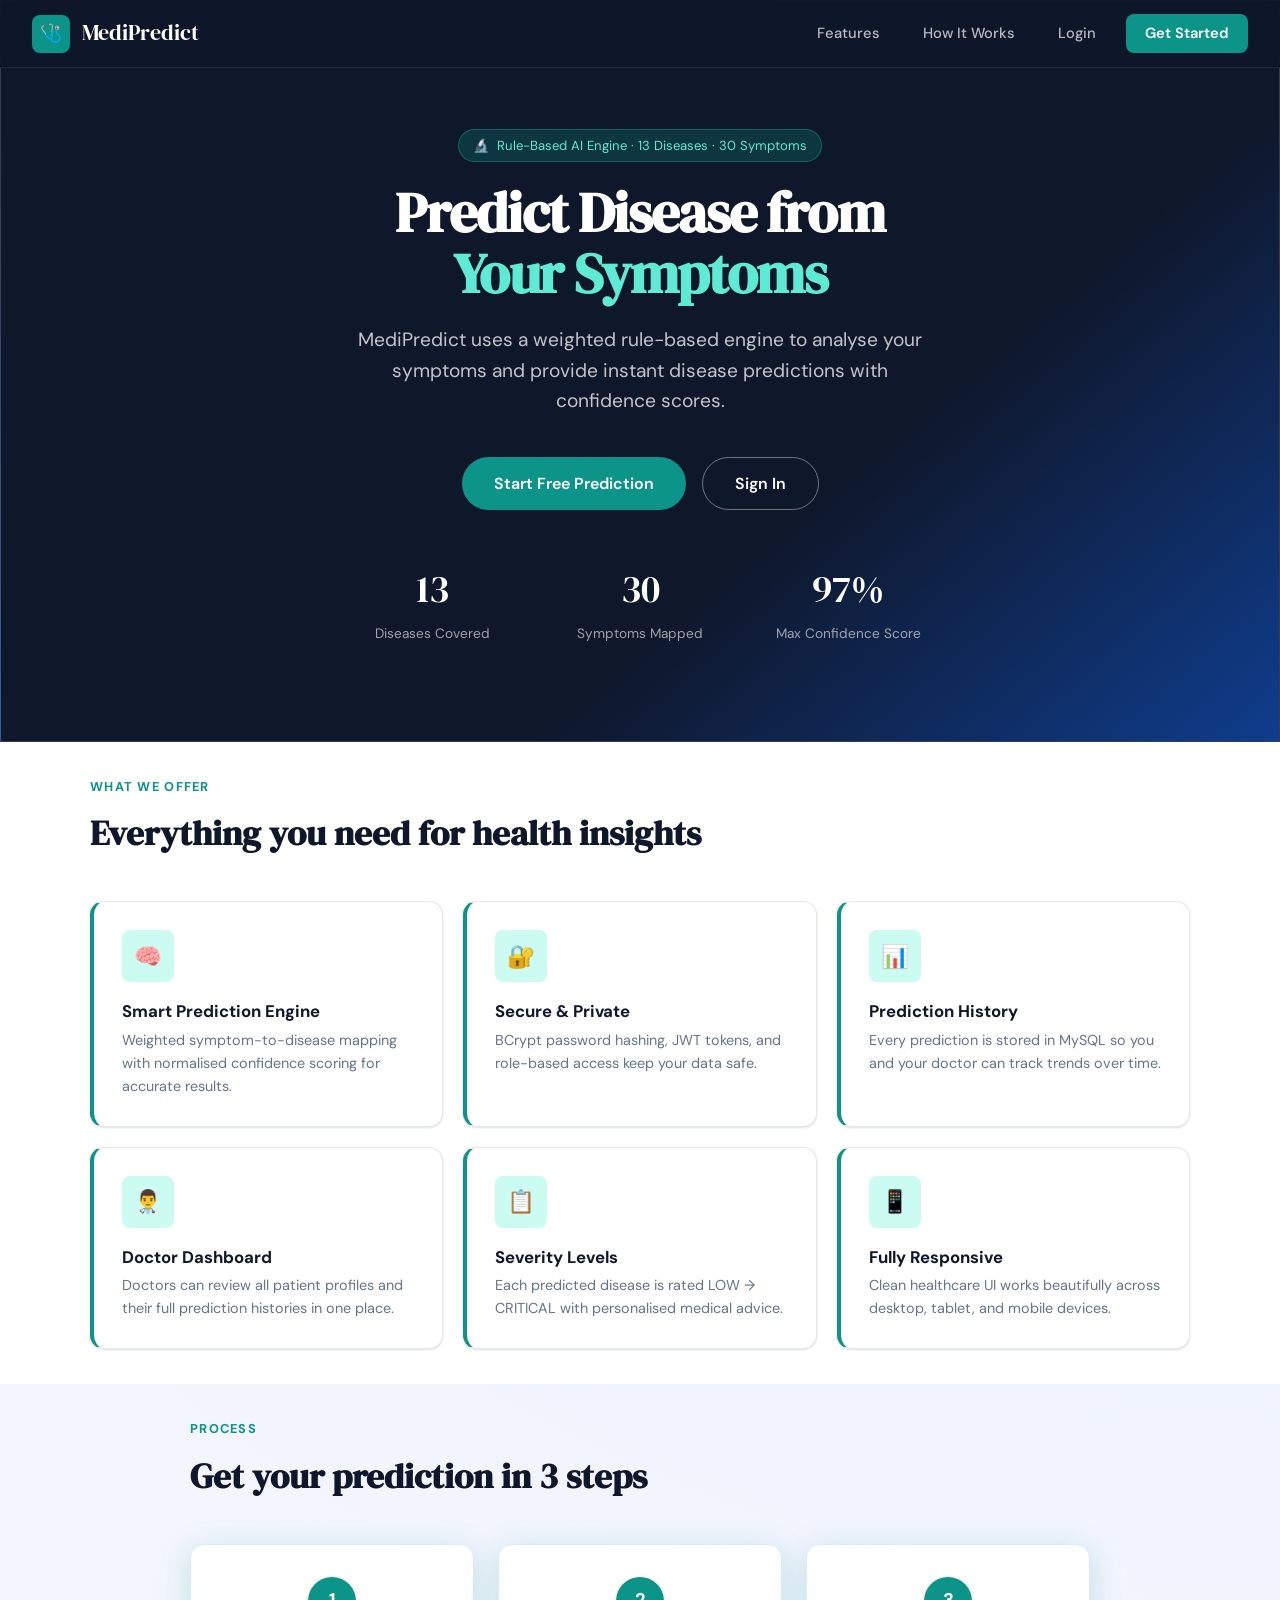
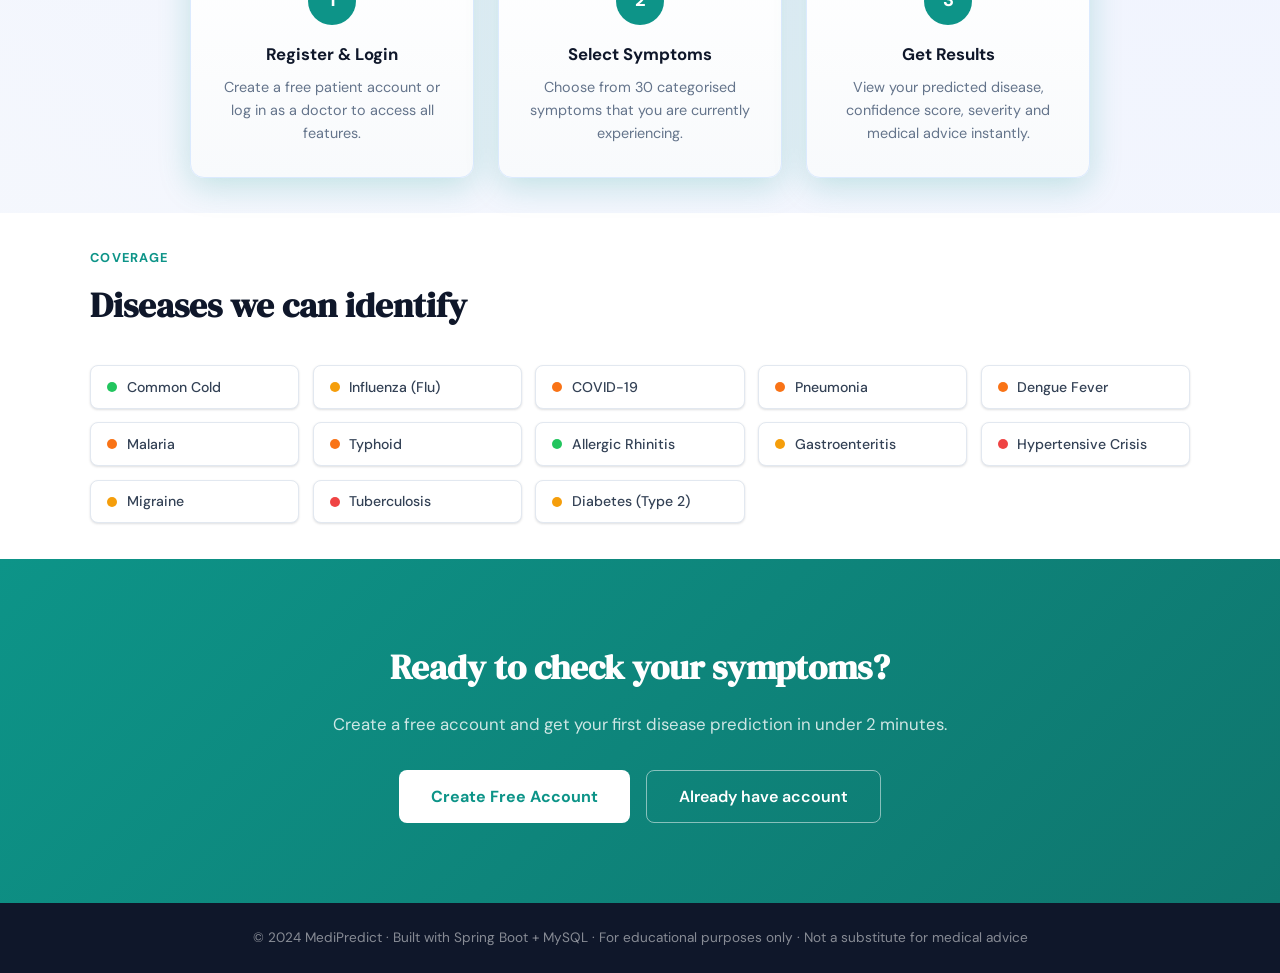
<file: frontend/index.html>
<!DOCTYPE html>
<html lang="en">
<head>
  <meta charset="UTF-8" />
  <meta name="viewport" content="width=device-width, initial-scale=1.0" />
  <title>MediPredict — AI Disease Prediction</title>
  <link rel="stylesheet" href="css/styles.css" />
  <style>
    .landing-nav {
      position: fixed; top: 0; left: 0; right: 0; z-index: 100;
      background: rgba(15,23,42,.92); backdrop-filter: blur(12px);
      border-bottom: 1px solid rgba(255,255,255,.08);
      padding: 0 2rem; height: 68px;
      display: flex; align-items: center; justify-content: space-between;
    }
    .landing-nav .brand { color: var(--white); }
    .landing-stats {
      display: grid; grid-template-columns: repeat(3, 1fr);
      gap: 1.5rem; max-width: 600px; margin: 3rem auto 0;
    }
    .landing-stat { text-align: center; }
    .landing-stat .num { font-family: var(--font-display); font-size: 2.4rem; color: var(--white); }
    .landing-stat .lbl { font-size: .85rem; color: rgba(255,255,255,.6); margin-top: .2rem; }
    .steps-grid { display: grid; grid-template-columns: repeat(3, 1fr); gap: 1.5rem; margin-top: 2.5rem; }
    .step-card { text-align: center; padding: 2rem 1.5rem; }
    .step-num {
      width: 48px; height: 48px; border-radius: 50%;
      background: var(--teal); color: var(--white);
      font-weight: 700; font-size: 1.15rem;
      display: flex; align-items: center; justify-content: center; margin: 0 auto 1rem;
    }
    .step-card h3 { font-size: 1.05rem; font-weight: 700; margin-bottom: .5rem; }
    .step-card p  { font-size: .9rem; color: var(--slate); }
    .diseases-grid { display: grid; grid-template-columns: repeat(auto-fill, minmax(175px, 1fr)); gap: .85rem; margin-top: 2rem; }
    .disease-pill {
      background: var(--white); border: 1px solid var(--border);
      border-radius: var(--radius-sm); padding: .6rem 1rem;
      display: flex; align-items: center; gap: .6rem;
      font-size: .88rem; font-weight: 500; color: var(--navy-soft);
      box-shadow: var(--shadow-sm);
    }
    .disease-dot { width: 10px; height: 10px; border-radius: 50%; flex-shrink: 0; }
    .dot-low { background: var(--green); }
    .dot-medium { background: var(--amber); }
    .dot-high { background: var(--coral); }
    .dot-critical { background: var(--red); }
    .cta-section {
      background: linear-gradient(135deg, var(--teal) 0%, var(--teal-dark) 100%);
      padding: 5rem 2rem; text-align: center; color: var(--white);
    }
    .cta-section h2 { font-family: var(--font-display); font-size: 2.2rem; margin-bottom: 1rem; }
    .cta-section p  { color: rgba(255,255,255,.8); font-size: 1.05rem; margin-bottom: 2rem; }
    footer { background: var(--navy); color: rgba(255,255,255,.5); text-align: center; padding: 1.5rem; font-size: .85rem; }
    @media (max-width: 768px) { .steps-grid, .landing-stats { grid-template-columns: 1fr; } }
  </style>
</head>
<body>
  <!-- NAV -->
  <nav class="landing-nav">
    <div class="navbar-brand brand">
      <div class="brand-icon">🩺</div>
      MediPredict
    </div>
    <div class="navbar-links">
      <a href="#features" class="nav-link" style="color:rgba(255,255,255,.7)">Features</a>
      <a href="#how" class="nav-link" style="color:rgba(255,255,255,.7)">How It Works</a>
      <a href="login.html" class="nav-link" style="color:rgba(255,255,255,.7)">Login</a>
      <a href="register.html" class="nav-btn">Get Started</a>
    </div>
  </nav>

  <!-- HERO -->
  <section class="landing-hero" style="padding-top: 8rem;">
    <div class="hero-badge">
      <span>🔬</span> Rule-Based AI Engine · 13 Diseases · 30 Symptoms
    </div>
    <h1>Predict Disease from<br /><em style="color:#5eead4;font-style:normal;">Your Symptoms</em></h1>
    <p>MediPredict uses a weighted rule-based engine to analyse your symptoms and provide instant disease predictions with confidence scores.</p>
    <div class="hero-cta">
      <a href="register.html" class="btn btn-primary btn-lg">Start Free Prediction</a>
      <a href="login.html" class="btn btn-outline btn-lg" style="color:var(--white);border-color:rgba(255,255,255,.4);">Sign In</a>
    </div>
    <div class="landing-stats">
      <div class="landing-stat"><div class="num">13</div><div class="lbl">Diseases Covered</div></div>
      <div class="landing-stat"><div class="num">30</div><div class="lbl">Symptoms Mapped</div></div>
      <div class="landing-stat"><div class="num">97%</div><div class="lbl">Max Confidence Score</div></div>
    </div>
  </section>

  <!-- FEATURES -->
  <section class="landing-section" id="features" style="background:var(--white);">
    <div style="max-width:1100px;margin:0 auto;">
      <div class="section-label">What We Offer</div>
      <h2 class="section-title">Everything you need for health insights</h2>
      <div class="card-grid card-grid-3" style="margin-top:2.5rem;">
        <div class="feature-card">
          <div class="feature-icon">🧠</div>
          <h3>Smart Prediction Engine</h3>
          <p>Weighted symptom-to-disease mapping with normalised confidence scoring for accurate results.</p>
        </div>
        <div class="feature-card">
          <div class="feature-icon">🔐</div>
          <h3>Secure &amp; Private</h3>
          <p>BCrypt password hashing, JWT tokens, and role-based access keep your data safe.</p>
        </div>
        <div class="feature-card">
          <div class="feature-icon">📊</div>
          <h3>Prediction History</h3>
          <p>Every prediction is stored in MySQL so you and your doctor can track trends over time.</p>
        </div>
        <div class="feature-card">
          <div class="feature-icon">👨‍⚕️</div>
          <h3>Doctor Dashboard</h3>
          <p>Doctors can review all patient profiles and their full prediction histories in one place.</p>
        </div>
        <div class="feature-card">
          <div class="feature-icon">📋</div>
          <h3>Severity Levels</h3>
          <p>Each predicted disease is rated LOW → CRITICAL with personalised medical advice.</p>
        </div>
        <div class="feature-card">
          <div class="feature-icon">📱</div>
          <h3>Fully Responsive</h3>
          <p>Clean healthcare UI works beautifully across desktop, tablet, and mobile devices.</p>
        </div>
      </div>
    </div>
  </section>

  <!-- HOW IT WORKS -->
  <section class="landing-section" id="how">
    <div style="max-width:900px;margin:0 auto;">
      <div class="section-label">Process</div>
      <h2 class="section-title">Get your prediction in 3 steps</h2>
      <div class="steps-grid">
        <div class="card step-card">
          <div class="step-num">1</div>
          <h3>Register &amp; Login</h3>
          <p>Create a free patient account or log in as a doctor to access all features.</p>
        </div>
        <div class="card step-card">
          <div class="step-num">2</div>
          <h3>Select Symptoms</h3>
          <p>Choose from 30 categorised symptoms that you are currently experiencing.</p>
        </div>
        <div class="card step-card">
          <div class="step-num">3</div>
          <h3>Get Results</h3>
          <p>View your predicted disease, confidence score, severity and medical advice instantly.</p>
        </div>
      </div>
    </div>
  </section>

  <!-- DISEASES COVERED -->
  <section class="landing-section" style="background:var(--white);">
    <div style="max-width:1100px;margin:0 auto;">
      <div class="section-label">Coverage</div>
      <h2 class="section-title">Diseases we can identify</h2>
      <div class="diseases-grid">
        <div class="disease-pill"><span class="disease-dot dot-low"></span> Common Cold</div>
        <div class="disease-pill"><span class="disease-dot dot-medium"></span> Influenza (Flu)</div>
        <div class="disease-pill"><span class="disease-dot dot-high"></span> COVID-19</div>
        <div class="disease-pill"><span class="disease-dot dot-high"></span> Pneumonia</div>
        <div class="disease-pill"><span class="disease-dot dot-high"></span> Dengue Fever</div>
        <div class="disease-pill"><span class="disease-dot dot-high"></span> Malaria</div>
        <div class="disease-pill"><span class="disease-dot dot-high"></span> Typhoid</div>
        <div class="disease-pill"><span class="disease-dot dot-low"></span> Allergic Rhinitis</div>
        <div class="disease-pill"><span class="disease-dot dot-medium"></span> Gastroenteritis</div>
        <div class="disease-pill"><span class="disease-dot dot-critical"></span> Hypertensive Crisis</div>
        <div class="disease-pill"><span class="disease-dot dot-medium"></span> Migraine</div>
        <div class="disease-pill"><span class="disease-dot dot-critical"></span> Tuberculosis</div>
        <div class="disease-pill"><span class="disease-dot dot-medium"></span> Diabetes (Type 2)</div>
      </div>
    </div>
  </section>

  <!-- CTA -->
  <section class="cta-section">
    <h2>Ready to check your symptoms?</h2>
    <p>Create a free account and get your first disease prediction in under 2 minutes.</p>
    <div style="display:flex;gap:1rem;justify-content:center;flex-wrap:wrap;">
      <a href="register.html" class="btn btn-lg" style="background:var(--white);color:var(--teal);font-weight:700;">Create Free Account</a>
      <a href="login.html" class="btn btn-lg btn-outline" style="color:var(--white);border-color:rgba(255,255,255,.5);">Already have account</a>
    </div>
  </section>

  <footer>
    <p>© 2024 MediPredict · Built with Spring Boot + MySQL · For educational purposes only · Not a substitute for medical advice</p>
  </footer>

  <script src="js/api.js"></script>
  <script>
    document.addEventListener('DOMContentLoaded', () => {
      if (Auth.isLoggedIn()) {
        document.querySelector('.hero-cta').innerHTML = `
          <a href="${Auth.isPatient() ? 'patient-dashboard.html' : 'doctor-dashboard.html'}" class="btn btn-primary btn-lg">Go to Dashboard</a>`;
      }
    });
  </script>
</body>
</html>
</file>
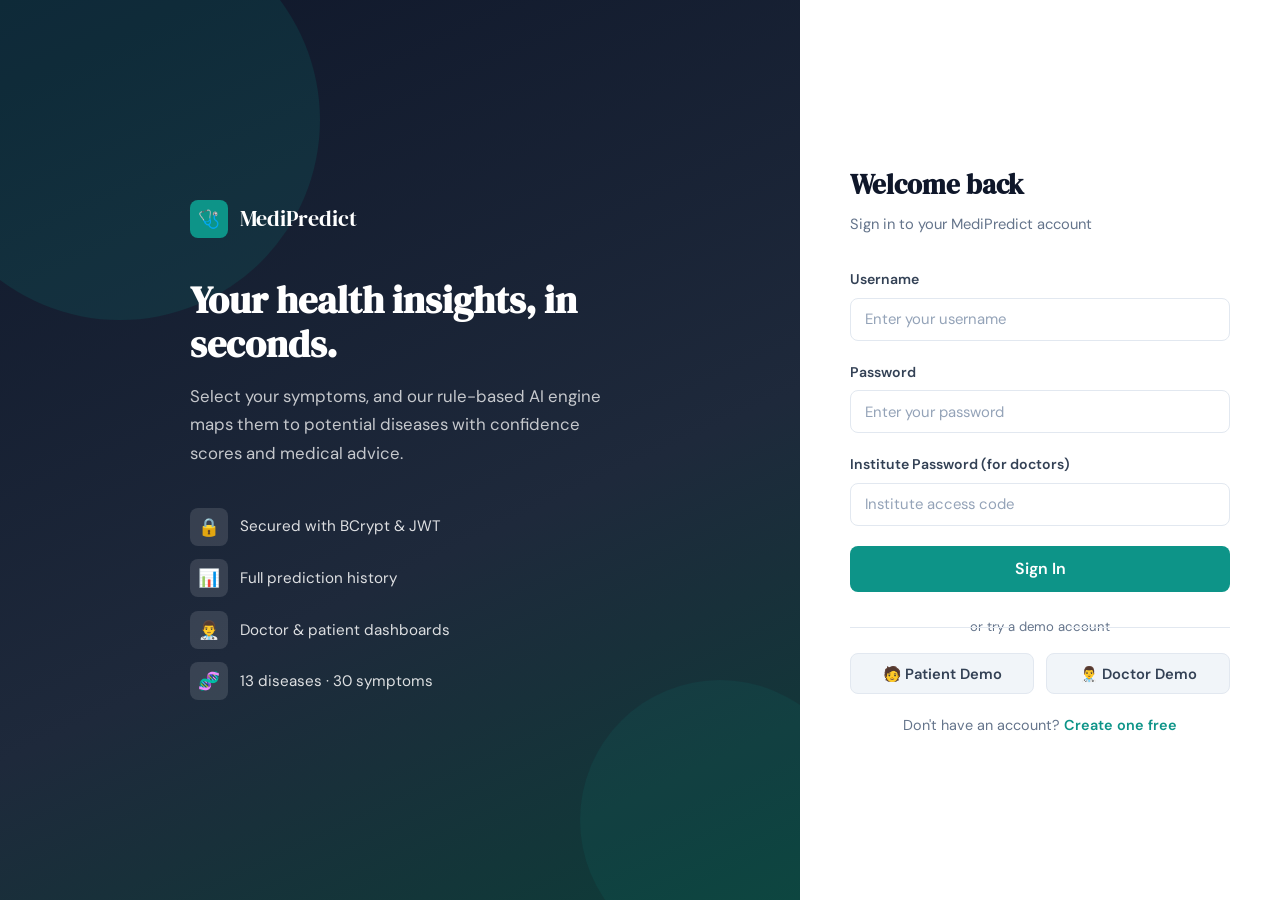
<file: frontend/doctor-dashboard.html>
<!DOCTYPE html>
<html lang="en">
<head>
  <meta charset="UTF-8" />
  <meta name="viewport" content="width=device-width, initial-scale=1.0" />
  <title>Doctor Dashboard — MediPredict</title>
  <link rel="stylesheet" href="css/styles.css" />
</head>
<body>
<nav class="navbar">
  <a href="index.html" class="navbar-brand"><div class="brand-icon">🩺</div>MediPredict</a>
  <div id="nav-user"></div>
</nav>

<div class="app-layout">
  <aside class="sidebar">
    <div class="sidebar-section-label">Doctor</div>
    <a href="doctor-dashboard.html" class="sidebar-link active"><span class="icon">🏠</span> Dashboard</a>
    <a href="doctor-patients.html"  class="sidebar-link"><span class="icon">👥</span> My Patients</a>
    <a href="doctor-profile.html"   class="sidebar-link"><span class="icon">👤</span> My Profile</a>
    <div style="flex:1"></div>
    <button class="sidebar-link" onclick="logout()" style="margin-top:auto;width:100%;color:var(--red);">
      <span class="icon">🚪</span> Logout
    </button>
  </aside>

  <main class="main-content">
    <div class="page-header">
      <h1 id="welcome-heading">Welcome, Doctor 👨‍⚕️</h1>
      <p>Overview of your practice on MediPredict.</p>
    </div>

    <!-- Stats -->
    <div class="card-grid card-grid-4" style="margin-bottom:2rem;">
      <div class="stat-card">
        <div class="stat-icon teal">👥</div>
        <div class="stat-info">
          <div class="stat-value" id="stat-patients">—</div>
          <div class="stat-label">Total Patients</div>
        </div>
      </div>
      <div class="stat-card">
        <div class="stat-icon coral">🔬</div>
        <div class="stat-info">
          <div class="stat-value" id="stat-predictions">—</div>
          <div class="stat-label">Total Predictions</div>
        </div>
      </div>
      <div class="stat-card">
        <div class="stat-icon purple">⚠️</div>
        <div class="stat-info">
          <div class="stat-value" id="stat-critical">—</div>
          <div class="stat-label">High/Critical Cases</div>
        </div>
      </div>
      <div class="stat-card">
        <div class="stat-icon green">🏥</div>
        <div class="stat-info">
          <div class="stat-value" id="stat-hospital">—</div>
          <div class="stat-label">Hospital</div>
        </div>
      </div>
    </div>

    <div class="card-grid card-grid-2" style="margin-bottom:2rem;">
      <!-- Doctor Profile Card -->
      <div class="card">
        <h3 style="font-size:1rem;font-weight:700;margin-bottom:1.1rem;">👨‍⚕️ Your Profile</h3>
        <div id="doctor-profile-summary" style="color:var(--slate);font-size:.9rem;">Loading…</div>
        <a href="doctor-profile.html" class="btn btn-outline btn-sm" style="margin-top:1rem;">Edit Profile</a>
      </div>

      <!-- Quick actions -->
      <div class="card">
        <h3 style="font-size:1rem;font-weight:700;margin-bottom:1.1rem;">⚡ Quick Actions</h3>
        <div style="display:flex;flex-direction:column;gap:.75rem;">
          <a href="doctor-patients.html" class="btn btn-primary btn-full">👥 View All Patients</a>
          <a href="doctor-profile.html"  class="btn btn-secondary btn-full">✏️ Update My Profile</a>
        </div>
        <div class="alert alert-info" style="margin-top:1.25rem;font-size:.85rem;">
          🔒 As a doctor, you can view patient profiles and their full prediction history.
        </div>
      </div>
    </div>

    <!-- Recent patients -->
    <div class="card">
      <div style="display:flex;align-items:center;justify-content:space-between;margin-bottom:1.25rem;">
        <h3 style="font-size:1rem;font-weight:700;">👥 Recent Patients</h3>
        <a href="doctor-patients.html" class="btn btn-secondary btn-sm">View All</a>
      </div>
      <div id="patients-preview"></div>
    </div>
  </main>
</div>

<script src="js/api.js"></script>
<script>
  document.addEventListener('DOMContentLoaded', async () => {
    if (!requireAuth('DOCTOR')) return;
    buildNavUser();

    const user = Auth.getUser();
    document.getElementById('welcome-heading').textContent = `Welcome, ${user.fullName} 👨‍⚕️`;

    try {
      const [profileRes, patientsRes] = await Promise.all([
        api.getDoctorProfile(), api.getAllPatients()
      ]);
      const profile  = profileRes.data;
      const patients = patientsRes.data;

      // Stats
      const totalPredictions = patients.reduce((sum, p) => sum + (p.totalPredictions || 0), 0);
      countUp(document.getElementById('stat-patients'),    patients.length);
      countUp(document.getElementById('stat-predictions'), totalPredictions);
      document.getElementById('stat-critical').textContent = '—';
      document.getElementById('stat-hospital').textContent = profile.hospital
        ? profile.hospital.split(' ').slice(0, 2).join(' ')
        : '—';

      // Profile summary
      const ps = document.getElementById('doctor-profile-summary');
      const row = (label, val) => `
        <div style="display:flex;justify-content:space-between;border-bottom:1px solid var(--border);padding:.4rem 0;">
          <span style="color:var(--slate);font-size:.85rem;">${label}</span>
          <span style="font-weight:600;font-size:.85rem;">${val || '—'}</span>
        </div>`;
      ps.innerHTML =
        row('Specialization', profile.specialization) +
        row('Qualification',  profile.qualification)  +
        row('Experience',     profile.experienceYrs ? profile.experienceYrs + ' years' : null) +
        row('Hospital',       profile.hospital)        +
        row('License No.',    profile.licenseNumber);

      // Patients preview table
      const previewEl = document.getElementById('patients-preview');
      if (!patients.length) {
        previewEl.innerHTML = `<div style="text-align:center;padding:2rem;color:var(--slate);">No patients registered yet.</div>`;
      } else {
        const rows = patients.slice(0, 5).map(p => `
          <tr>
            <td>
              <div style="display:flex;align-items:center;gap:.75rem;">
                <div class="avatar" style="background:var(--teal-light);color:var(--teal-dark);">
                  ${p.fullName.split(' ').map(w => w[0]).join('').substring(0, 2).toUpperCase()}
                </div>
                <div>
                  <div style="font-weight:600;">${p.fullName}</div>
                  <div style="font-size:.78rem;color:var(--slate);">${p.email}</div>
                </div>
              </div>
            </td>
            <td>${p.totalPredictions}</td>
            <td>
              <a href="doctor-patients.html?patient=${p.userId}" class="btn btn-secondary btn-sm">View History</a>
            </td>
          </tr>`).join('');
        previewEl.innerHTML = `
          <div class="table-wrap">
            <table>
              <thead><tr><th>Patient</th><th>Predictions</th><th>Action</th></tr></thead>
              <tbody>${rows}</tbody>
            </table>
          </div>`;
      }
    } catch (err) {
      showToast(err.message, 'error');
    }
  });
</script>
</body>
</html>
</file>
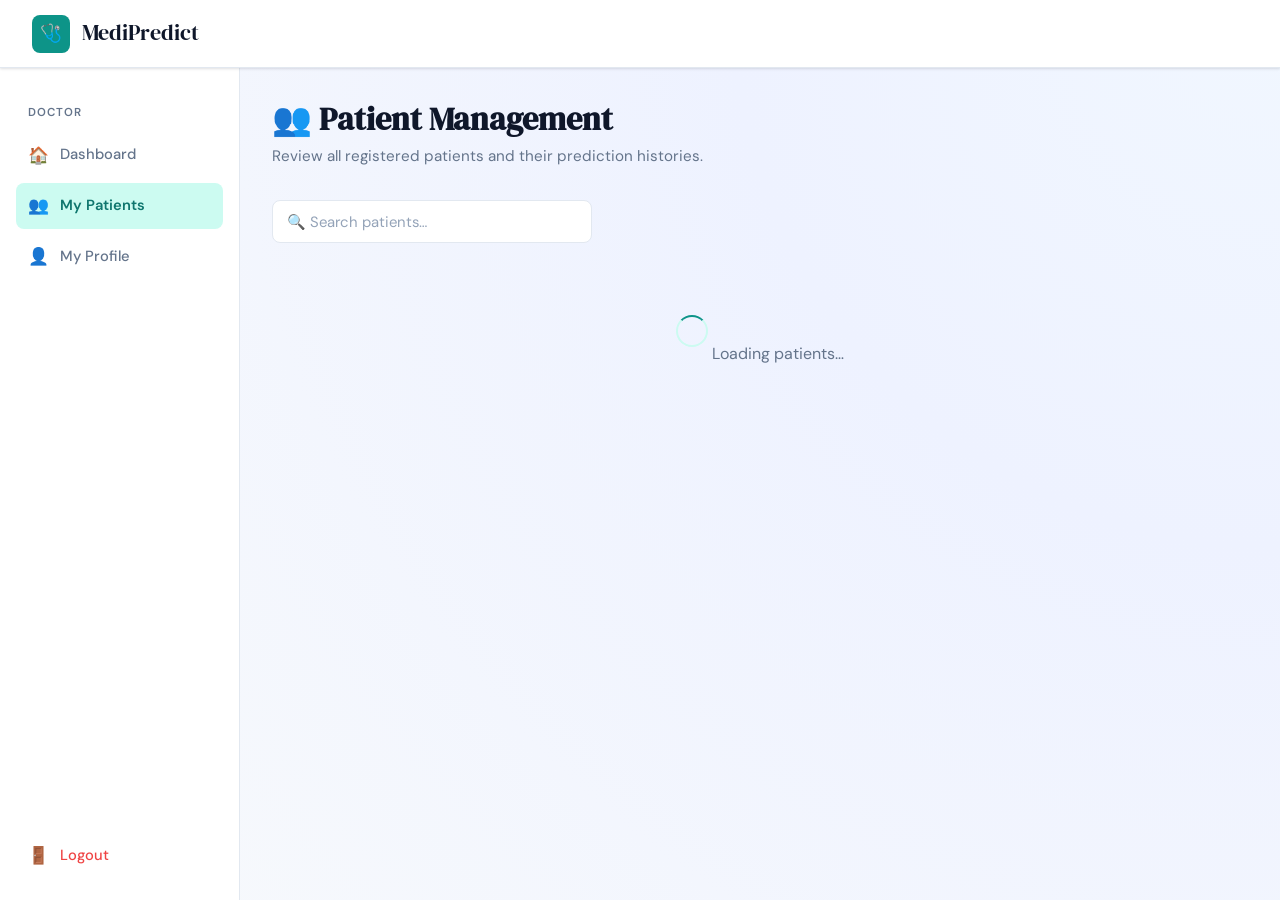
<file: frontend/doctor-patients.html>
<!DOCTYPE html>
<html lang="en">
<head>
  <meta charset="UTF-8" />
  <meta name="viewport" content="width=device-width, initial-scale=1.0" />
  <title>Patients — MediPredict</title>
  <link rel="stylesheet" href="css/styles.css" />
</head>
<body>
<nav class="navbar">
  <a href="index.html" class="navbar-brand"><div class="brand-icon">🩺</div>MediPredict</a>
  <div id="nav-user"></div>
</nav>

<div class="app-layout">
  <aside class="sidebar">
    <div class="sidebar-section-label">Doctor</div>
    <a href="doctor-dashboard.html" class="sidebar-link"><span class="icon">🏠</span> Dashboard</a>
    <a href="doctor-patients.html"  class="sidebar-link active"><span class="icon">👥</span> My Patients</a>
    <a href="doctor-profile.html"   class="sidebar-link"><span class="icon">👤</span> My Profile</a>
    <div style="flex:1"></div>
    <button class="sidebar-link" onclick="logout()" style="margin-top:auto;width:100%;color:var(--red);">
      <span class="icon">🚪</span> Logout
    </button>
  </aside>

  <main class="main-content">
    <div class="page-header">
      <h1>👥 Patient Management</h1>
      <p>Review all registered patients and their prediction histories.</p>
    </div>

    <!-- Search -->
    <div style="margin-bottom:1.5rem;">
      <input type="text" id="patient-search" class="form-control" style="max-width:320px;"
             placeholder="🔍 Search patients…" oninput="filterPatients()" />
    </div>

    <!-- Patients list -->
    <div id="patients-list">
      <div style="text-align:center;padding:3rem;color:var(--slate);">
        <div class="spinner spinner-teal" style="width:32px;height:32px;margin:0 auto .75rem;"></div>
        Loading patients…
      </div>
    </div>

    <!-- Patient history modal area -->
    <div id="patient-history-section" class="hidden" style="margin-top:2rem;">
      <div class="card">
        <div style="display:flex;align-items:center;justify-content:space-between;margin-bottom:1.25rem;">
          <h3 style="font-size:1rem;font-weight:700;" id="history-title">Patient History</h3>
          <button class="btn btn-secondary btn-sm" onclick="closeHistory()">✕ Close</button>
        </div>
        <div id="patient-history-content"></div>
      </div>
    </div>

    <div id="patient-edit-section" class="hidden" style="margin-top:2rem;">
      <div class="card">
        <div style="display:flex;align-items:center;justify-content:space-between;margin-bottom:1.25rem;">
          <h3 style="font-size:1rem;font-weight:700;" id="edit-title">Edit Patient</h3>
          <button class="btn btn-secondary btn-sm" onclick="closeEdit()">✕ Close</button>
        </div>
        <div id="patient-edit-content"></div>
      </div>
    </div>
  </main>
</div>

<script src="js/api.js"></script>
<script>
  let allPatients = [];

  document.addEventListener('DOMContentLoaded', async () => {
    if (!requireAuth('DOCTOR')) return;
    buildNavUser();
    await loadPatients();

    // Auto-open patient if URL param set
    const urlParams = new URLSearchParams(window.location.search);
    const patientId = urlParams.get('patient');
    if (patientId) viewHistory(patientId, 'Patient');
  });

  async function loadPatients() {
    try {
      const res = await api.getAllPatients();
      allPatients = res.data;
      renderPatients(allPatients);
    } catch (err) {
      document.getElementById('patients-list').innerHTML =
        `<div class="alert alert-error">${err.message}</div>`;
    }
  }

  function filterPatients() {
    const q = document.getElementById('patient-search').value.toLowerCase();
    renderPatients(q
      ? allPatients.filter(p => p.fullName.toLowerCase().includes(q) || p.email.toLowerCase().includes(q))
      : allPatients);
  }

  function renderPatients(patients) {
    const el = document.getElementById('patients-list');
    if (!patients.length) {
      el.innerHTML = `<div style="text-align:center;padding:2rem;color:var(--slate);">No patients found.</div>`;
      return;
    }
    el.innerHTML = `
      <div class="card">
        <div class="table-wrap">
          <table>
            <thead>
              <tr>
                <th>Patient</th>
                <th>Email</th>
                <th>Phone</th>
                <th>Predictions</th>
                <th>Actions</th>
              </tr>
            </thead>
            <tbody>
              ${patients.map(p => `
                <tr>
                  <td>
                    <div style="display:flex;align-items:center;gap:.75rem;">
                      <div class="avatar" style="background:var(--teal-light);color:var(--teal-dark);">
                        ${(p.fullName||'?').split(' ').map(w=>w[0]).join('').substring(0,2).toUpperCase()}
                      </div>
                      <span style="font-weight:600;">${p.fullName}</span>
                    </div>
                  </td>
                  <td style="font-size:.88rem;color:var(--slate);">${p.email}</td>
                  <td style="font-size:.88rem;">${p.phone || '—'}</td>
                  <td>
                    <span class="badge badge-teal">${p.totalPredictions} checks</span>
                  </td>
                  <td style="display:flex;gap:.35rem;flex-wrap:wrap;">
                    <button class="btn btn-primary btn-sm"
                      onclick="viewHistory(${p.userId}, '${p.fullName}')">
                      📋 View History
                    </button>
                    <button class="btn btn-secondary btn-sm"
                      onclick="openEditPatient(${p.userId})">
                      ✏️ Edit
                    </button>
                  </td>
                </tr>`).join('')}
            </tbody>
          </table>
        </div>
      </div>`;
  }

  async function viewHistory(patientId, patientName) {
    const section = document.getElementById('patient-history-section');
    const content = document.getElementById('patient-history-content');
    const title   = document.getElementById('history-title');

    section.classList.remove('hidden');
    title.textContent = `📋 ${patientName}'s Prediction History`;
    content.innerHTML = `<div style="text-align:center;padding:1.5rem;color:var(--slate);">
      <div class="spinner spinner-teal" style="width:28px;height:28px;margin:0 auto .5rem;"></div>Loading…</div>`;

    section.scrollIntoView({ behavior: 'smooth', block: 'start' });

    try {
      const res = await api.getPatientHistory(patientId);
      const history = res.data;

      if (!history.length) {
        content.innerHTML = `<div style="text-align:center;padding:2rem;color:var(--slate);">
          No predictions recorded for this patient yet.</div>`;
        return;
      }

      content.innerHTML = history.map(h => `
        <div style="border:1px solid var(--border);border-radius:var(--radius-sm);padding:1rem;margin-bottom:.85rem;">
          <div style="display:flex;align-items:center;gap:.75rem;flex-wrap:wrap;margin-bottom:.5rem;">
            <span style="font-weight:700;color:var(--navy);">${h.predictedDisease}</span>
            ${severityBadge(h.severity)}
            <span style="font-size:.8rem;color:var(--slate);">${formatDate(h.predictedAt)}</span>
          </div>
          <div style="display:flex;align-items:center;gap:.75rem;margin-bottom:.5rem;">
            <div class="progress-bar-wrap" style="width:160px;">
              <div class="progress-bar-fill ${h.severity==='HIGH'||h.severity==='CRITICAL'?'high':h.severity==='MEDIUM'?'medium':''}"
                   style="width:${h.confidenceScore}%"></div>
            </div>
            <span style="font-weight:700;font-size:.88rem;">${h.confidenceScore}% confidence</span>
          </div>
          <div style="font-size:.82rem;color:var(--slate);">
            <strong>Symptoms:</strong> ${h.symptomsProvided.join(', ')}
          </div>
        </div>`).join('');
    } catch (err) {
      content.innerHTML = `<div class="alert alert-error">${err.message}</div>`;
    }
  }

  function closeHistory() {
    document.getElementById('patient-history-section').classList.add('hidden');
  }

  async function openEditPatient(patientId) {
    const section = document.getElementById('patient-edit-section');
    const content = document.getElementById('patient-edit-content');
    const title = document.getElementById('edit-title');
    section.classList.remove('hidden');
    title.textContent = '📝 Loading patient details...';
    content.innerHTML = `<div style="text-align:center;padding:1.5rem;color:var(--slate);">
      <div class="spinner spinner-teal" style="width:28px;height:28px;margin:0 auto .5rem;"></div>Loading…</div>`;
    section.scrollIntoView({ behavior: 'smooth', block: 'start' });

    try {
      const res = await api.getPatientById(patientId);
      const p = res.data;
      title.textContent = `📝 Edit ${p.fullName}`;
      content.innerHTML = `
        <div class="form-row" style="gap: .6rem;">
          <div class="form-group" style="flex:1"><label>Full Name</label><input id="edit-fullName" class="form-control" value="${p.fullName || ''}" /></div>
          <div class="form-group" style="flex:1"><label>Phone</label><input id="edit-phone" class="form-control" value="${p.phone || ''}" /></div>
        </div>
        <div class="form-row" style="gap: .6rem;">
          <div class="form-group" style="flex:1"><label>Blood Group</label><input id="edit-bloodGroup" class="form-control" value="${p.bloodGroup || ''}" /></div>
          <div class="form-group" style="flex:1"><label>Gender</label><input id="edit-gender" class="form-control" value="${p.gender || ''}" /></div>
        </div>
        <div class="form-group"><label>Address</label><input id="edit-address" class="form-control" value="${p.address || ''}" /></div>
        <div class="form-group"><label>Medical History</label><textarea id="edit-medicalHistory" class="form-control" rows="2">${p.medicalHistory || ''}</textarea></div>
        <div class="form-group"><label>Allergies</label><textarea id="edit-allergies" class="form-control" rows="2">${p.allergies || ''}</textarea></div>
        <div class="form-group"><label>Prescription</label><textarea id="edit-prescription" class="form-control" rows="2">${p.prescription || ''}</textarea></div>
        <div class="form-group"><label>Next Visit Date</label><input id="edit-nextVisitDate" class="form-control" type="date" value="${p.nextVisitDate || ''}" /></div>
        <div style="display:flex;gap:.5rem;justify-content:flex-end;margin-top:.65rem;">
          <button class="btn btn-secondary btn-sm" onclick="closeEdit()">Cancel</button>
          <button class="btn btn-primary btn-sm" onclick="savePatientDetails(${patientId})">Save changes</button>
        </div>`;
    } catch (err) {
      section.classList.add('hidden');
      showToast(err.message, 'error');
    }
  }

  async function savePatientDetails(patientId) {
    const data = {
      fullName: document.getElementById('edit-fullName').value.trim(),
      phone: document.getElementById('edit-phone').value.trim(),
      bloodGroup: document.getElementById('edit-bloodGroup').value.trim(),
      gender: document.getElementById('edit-gender').value.trim(),
      address: document.getElementById('edit-address').value.trim(),
      medicalHistory: document.getElementById('edit-medicalHistory').value.trim(),
      allergies: document.getElementById('edit-allergies').value.trim(),
      prescription: document.getElementById('edit-prescription').value.trim(),
      nextVisitDate: document.getElementById('edit-nextVisitDate').value || null,
    };
    try {
      const res = await api.updatePatientById(patientId, data);
      showToast('Patient details updated', 'success');
      document.getElementById('patient-edit-section').classList.add('hidden');
      await loadPatients();
    } catch (err) {
      showToast(err.message, 'error');
    }
  }

  function closeEdit() {
    document.getElementById('patient-edit-section').classList.add('hidden');
  }
</file>
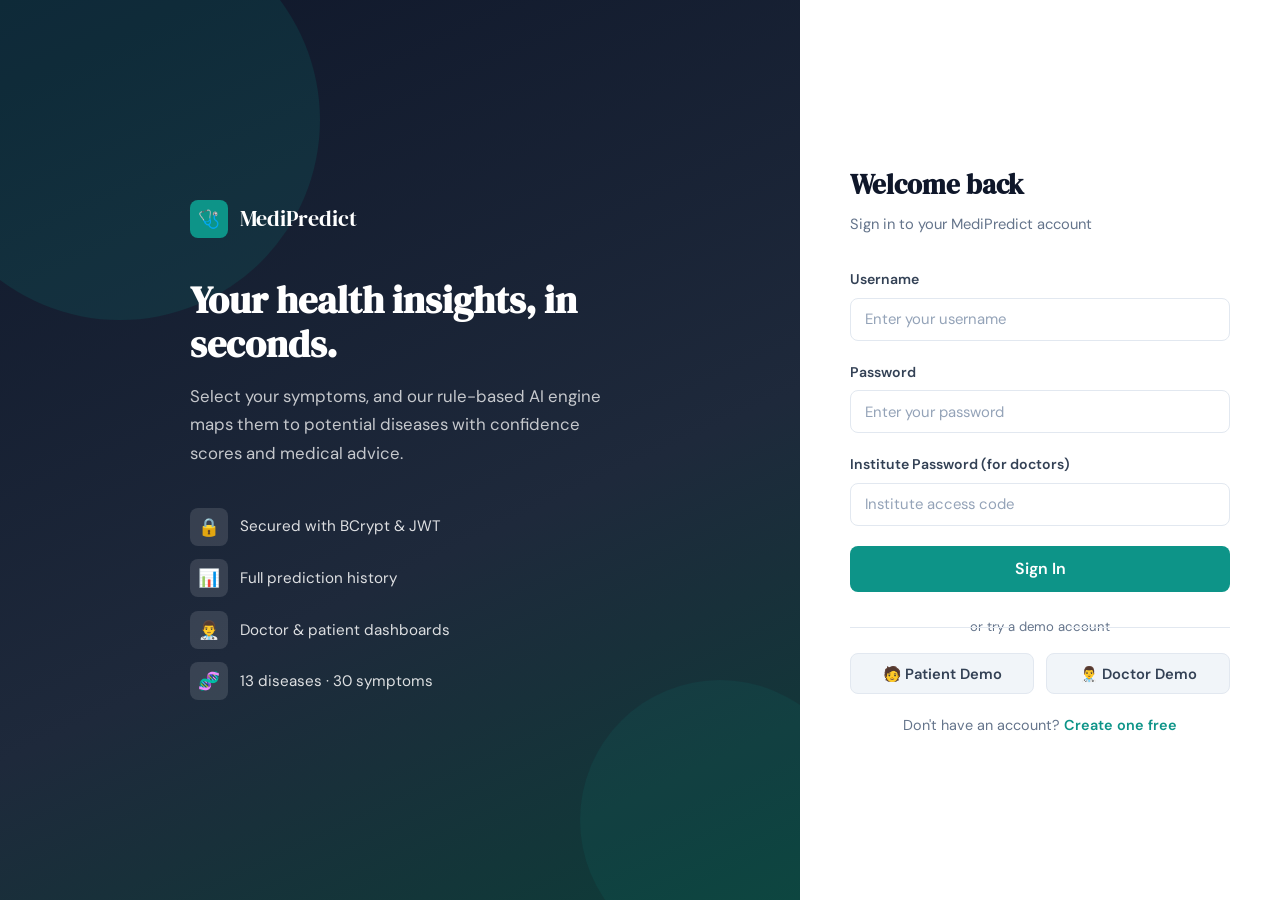
<file: frontend/doctor-profile.html>
<!DOCTYPE html>
<html lang="en">
<head>
  <meta charset="UTF-8" />
  <meta name="viewport" content="width=device-width, initial-scale=1.0" />
  <title>Doctor Profile — MediPredict</title>
  <link rel="stylesheet" href="css/styles.css" />
</head>
<body>
<nav class="navbar">
  <a href="index.html" class="navbar-brand"><div class="brand-icon">🩺</div>MediPredict</a>
  <div id="nav-user"></div>
</nav>

<div class="app-layout">
  <aside class="sidebar">
    <div class="sidebar-section-label">Doctor</div>
    <a href="doctor-dashboard.html" class="sidebar-link"><span class="icon">🏠</span> Dashboard</a>
    <a href="doctor-patients.html"  class="sidebar-link"><span class="icon">👥</span> My Patients</a>
    <a href="doctor-profile.html"   class="sidebar-link active"><span class="icon">👤</span> My Profile</a>
    <div style="flex:1"></div>
    <button class="sidebar-link" onclick="logout()" style="margin-top:auto;width:100%;color:var(--red);">
      <span class="icon">🚪</span> Logout
    </button>
  </aside>

  <main class="main-content">
    <div class="page-header">
      <h1>👤 Doctor Profile</h1>
      <p>Manage your professional information and credentials.</p>
    </div>

    <div id="alert-area"></div>

    <div class="card-grid card-grid-2">
      <!-- Header card -->
      <div class="card" style="grid-column:1/-1;display:flex;align-items:center;gap:1.5rem;flex-wrap:wrap;">
        <div id="profile-avatar"
             style="width:80px;height:80px;border-radius:50%;background:var(--teal-light);
                    color:var(--teal-dark);display:flex;align-items:center;justify-content:center;
                    font-size:2rem;font-weight:700;flex-shrink:0;">—</div>
        <div style="flex:1;">
          <div id="profile-name"  style="font-family:var(--font-display);font-size:1.5rem;color:var(--navy);">Loading…</div>
          <div id="profile-email" style="color:var(--slate);font-size:.92rem;margin-top:.2rem;"></div>
          <div id="profile-spec"  style="color:var(--teal-dark);font-weight:600;font-size:.9rem;margin-top:.3rem;"></div>
        </div>
        <div style="text-align:right;">
          <div style="font-size:1.4rem;font-weight:700;color:var(--navy);" id="stat-patients">—</div>
          <div style="font-size:.8rem;color:var(--slate);">Total Patients</div>
        </div>
      </div>

      <!-- Personal info -->
      <div class="card">
        <h3 style="font-size:1rem;font-weight:700;margin-bottom:1.25rem;">📋 Personal Information</h3>
        <div class="form-group">
          <label class="form-label">Full Name</label>
          <input id="fullName" class="form-control" type="text" placeholder="Dr. Priya Sharma" />
        </div>
        <div class="form-group">
          <label class="form-label">Phone</label>
          <input id="phone" class="form-control" type="tel" placeholder="Phone number" />
        </div>
        <div class="form-group">
          <label class="form-label">Hospital / Clinic</label>
          <input id="hospital" class="form-control" type="text" placeholder="City Medical Center" />
        </div>
        <div class="form-group">
          <label class="form-label">License Number</label>
          <input id="licenseNumber" class="form-control" type="text" placeholder="MCI-12345" />
        </div>
      </div>

      <!-- Professional info -->
      <div class="card">
        <h3 style="font-size:1rem;font-weight:700;margin-bottom:1.25rem;">🏥 Professional Details</h3>
        <div class="form-group">
          <label class="form-label">Specialization</label>
          <select id="specialization" class="form-control">
            <option value="">Select specialization</option>
            <option>General Medicine</option>
            <option>Internal Medicine</option>
            <option>Cardiology</option>
            <option>Neurology</option>
            <option>Pulmonology</option>
            <option>Gastroenterology</option>
            <option>Dermatology</option>
            <option>Infectious Disease</option>
            <option>Endocrinology</option>
            <option>Pediatrics</option>
            <option>Oncology</option>
            <option>Orthopedics</option>
            <option>Psychiatry</option>
          </select>
        </div>
        <div class="form-group">
          <label class="form-label">Qualification</label>
          <input id="qualification" class="form-control" type="text" placeholder="MBBS, MD, DNB…" />
        </div>
        <div class="form-group">
          <label class="form-label">Years of Experience</label>
          <input id="experienceYrs" class="form-control" type="number" min="0" max="60" placeholder="10" />
        </div>
        <button class="btn btn-primary btn-full" id="save-btn" onclick="saveProfile()">
          💾 Save Profile
        </button>
      </div>
    </div>
  </main>
</div>

<script src="js/api.js"></script>
<script>
  document.addEventListener('DOMContentLoaded', async () => {
    if (!requireAuth('DOCTOR')) return;
    buildNavUser();
    await loadProfile();
  });

  async function loadProfile() {
    try {
      const res = await api.getDoctorProfile();
      const p   = res.data;

      const initials = p.fullName.split(' ').map(w => w[0]).join('').substring(0, 2).toUpperCase();
      document.getElementById('profile-avatar').textContent  = initials;
      document.getElementById('profile-name').textContent    = p.fullName;
      document.getElementById('profile-email').textContent   = p.email;
      document.getElementById('profile-spec').textContent    = p.specialization ? '🏥 ' + p.specialization : '';
      document.getElementById('stat-patients').textContent   = p.totalPatients;

      document.getElementById('fullName').value      = p.fullName      || '';
      document.getElementById('phone').value         = p.phone         || '';
      document.getElementById('hospital').value      = p.hospital      || '';
      document.getElementById('licenseNumber').value = p.licenseNumber || '';
      document.getElementById('specialization').value = p.specialization || '';
      document.getElementById('qualification').value = p.qualification  || '';
      document.getElementById('experienceYrs').value = p.experienceYrs != null ? p.experienceYrs : '';
    } catch (err) {
      showToast(err.message, 'error');
    }
  }

  async function saveProfile() {
    const btn = document.getElementById('save-btn');
    btn.disabled = true;
    btn.innerHTML = '<span class="spinner"></span> Saving…';
    document.getElementById('alert-area').innerHTML = '';

    try {
      await api.updateDoctorProfile({
        fullName:       document.getElementById('fullName').value.trim(),
        phone:          document.getElementById('phone').value.trim(),
        hospital:       document.getElementById('hospital').value.trim(),
        licenseNumber:  document.getElementById('licenseNumber').value.trim(),
        specialization: document.getElementById('specialization').value,
        qualification:  document.getElementById('qualification').value.trim(),
        experienceYrs:  parseInt(document.getElementById('experienceYrs').value) || 0,
      });
      document.getElementById('alert-area').innerHTML =
        `<div class="alert alert-success">✅ Profile updated successfully!</div>`;
      await loadProfile();
      showToast('Profile saved!', 'success');
    } catch (err) {
      document.getElementById('alert-area').innerHTML =
        `<div class="alert alert-error">❌ ${err.message}</div>`;
    } finally {
      btn.disabled = false;
      btn.innerHTML = '💾 Save Profile';
    }
  }
</script>
</body>
</html>
</file>
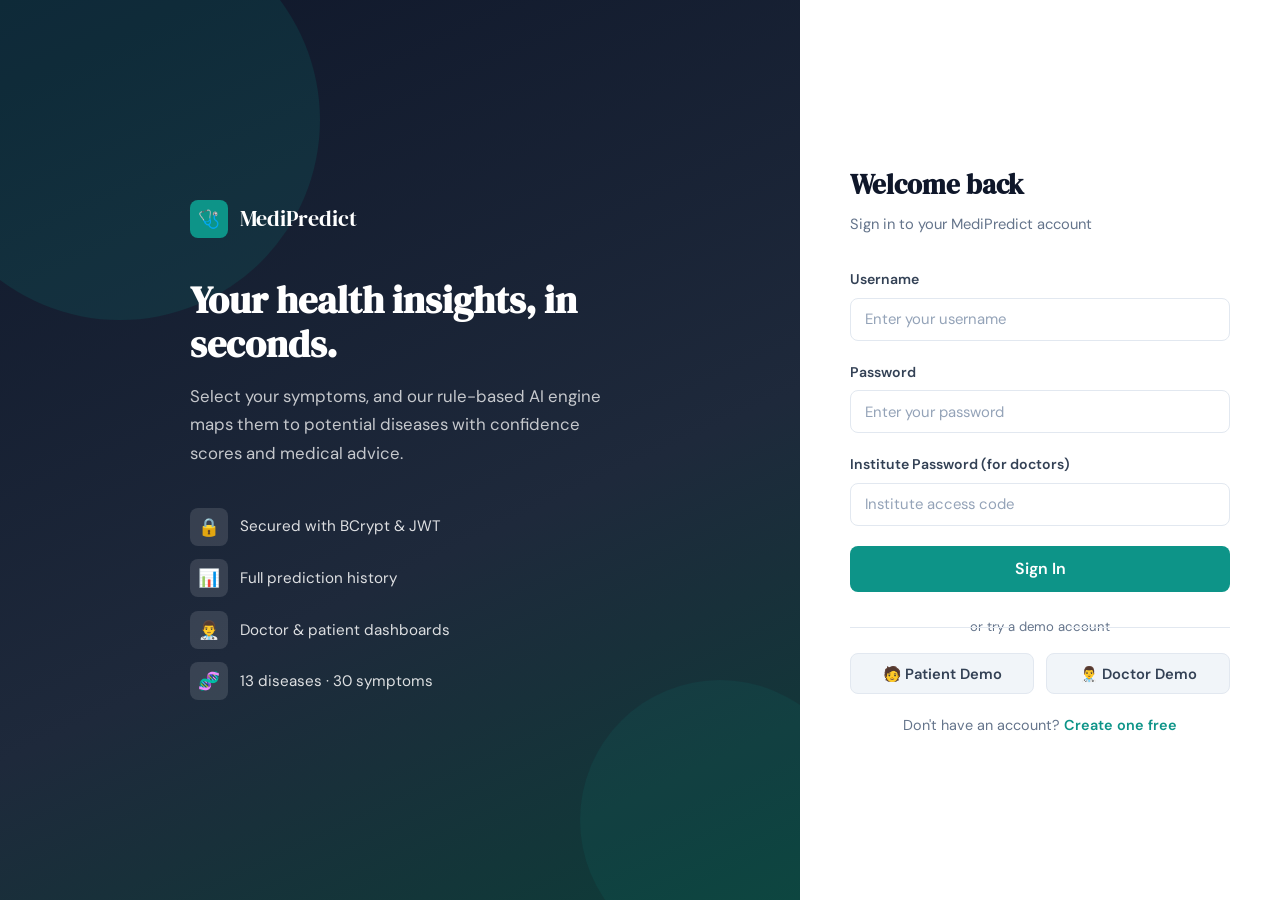
<file: frontend/history.html>
<!DOCTYPE html>
<html lang="en">
<head>
  <meta charset="UTF-8" />
  <meta name="viewport" content="width=device-width, initial-scale=1.0" />
  <title>My History — MediPredict</title>
  <link rel="stylesheet" href="css/styles.css" />
</head>
<body>
<nav class="navbar">
  <a href="index.html" class="navbar-brand"><div class="brand-icon">🩺</div>MediPredict</a>
  <div id="nav-user"></div>
</nav>

<div class="app-layout">
  <aside class="sidebar">
    <div class="sidebar-section-label">Patient</div>
    <a href="patient-dashboard.html" class="sidebar-link"><span class="icon">🏠</span> Dashboard</a>
    <a href="symptoms.html"          class="sidebar-link"><span class="icon">🩺</span> Check Symptoms</a>
    <a href="history.html"           class="sidebar-link active"><span class="icon">📋</span> My History</a>
    <a href="profile.html"           class="sidebar-link"><span class="icon">👤</span> My Profile</a>
    <div style="flex:1"></div>
    <button class="sidebar-link" onclick="logout()" style="margin-top:auto;width:100%;color:var(--red);">
      <span class="icon">🚪</span> Logout
    </button>
  </aside>

  <main class="main-content">
    <div class="page-header" style="display:flex;align-items:center;justify-content:space-between;flex-wrap:wrap;gap:1rem;">
      <div>
        <h1>📋 Prediction History</h1>
        <p>All your past symptom checks and disease predictions.</p>
      </div>
      <a href="symptoms.html" class="btn btn-primary">+ New Prediction</a>
    </div>

    <!-- Filter bar -->
    <div style="display:flex;gap:.75rem;margin-bottom:1.5rem;flex-wrap:wrap;">
      <select id="filter-severity" class="form-control" style="max-width:180px;" onchange="filterHistory()">
        <option value="">All Severities</option>
        <option value="LOW">Low</option>
        <option value="MEDIUM">Medium</option>
        <option value="HIGH">High</option>
        <option value="CRITICAL">Critical</option>
      </select>
      <input type="text" id="filter-search" class="form-control" style="max-width:260px;"
             placeholder="Search disease…" oninput="filterHistory()" />
    </div>

    <div id="history-container">
      <div style="text-align:center;padding:3rem;color:var(--slate);">
        <div class="spinner spinner-teal" style="width:32px;height:32px;margin:0 auto .75rem;"></div>
        Loading history…
      </div>
    </div>
  </main>
</div>

<script src="js/api.js"></script>
<script>
  let allHistory = [];

  document.addEventListener('DOMContentLoaded', async () => {
    if (!requireAuth('PATIENT')) return;
    buildNavUser();
    await loadHistory();
  });

  async function loadHistory() {
    try {
      const res = await api.getHistory();
      allHistory = res.data;
      renderHistory(allHistory);
    } catch (err) {
      document.getElementById('history-container').innerHTML =
        `<div class="alert alert-error">${err.message}</div>`;
    }
  }

  function filterHistory() {
    const sev  = document.getElementById('filter-severity').value;
    const q    = document.getElementById('filter-search').value.toLowerCase();
    let filtered = allHistory;
    if (sev) filtered = filtered.filter(h => h.severity === sev);
    if (q)   filtered = filtered.filter(h => h.predictedDisease.toLowerCase().includes(q));
    renderHistory(filtered);
  }

  function renderHistory(history) {
    const container = document.getElementById('history-container');

    if (!history.length) {
      container.innerHTML = `
        <div style="text-align:center;padding:4rem;">
          <div style="font-size:3rem;margin-bottom:.75rem;">🔬</div>
          <h3 style="font-family:var(--font-display);margin-bottom:.5rem;">No predictions found</h3>
          <p style="color:var(--slate);margin-bottom:1.5rem;">
            ${allHistory.length === 0 ? "You haven't made any predictions yet." : "No results match your filter."}
          </p>
          <a href="symptoms.html" class="btn btn-primary">Start Your First Prediction</a>
        </div>`;
      return;
    }

    container.innerHTML = history.map(h => `
      <div class="card" style="margin-bottom:1rem;">
        <div style="display:flex;align-items:flex-start;justify-content:space-between;gap:1rem;flex-wrap:wrap;">
          <div style="flex:1;">
            <div style="display:flex;align-items:center;gap:.75rem;flex-wrap:wrap;margin-bottom:.5rem;">
              <span style="font-size:1.05rem;font-weight:700;color:var(--navy);">${h.predictedDisease}</span>
              ${severityBadge(h.severity)}
              <span style="font-size:.82rem;color:var(--slate);">${formatDate(h.predictedAt)}</span>
            </div>
            <div style="margin-bottom:.75rem;">
              <div style="display:flex;align-items:center;gap:.75rem;">
                <div class="progress-bar-wrap" style="width:180px;">
                  <div class="progress-bar-fill ${h.severity==='HIGH'||h.severity==='CRITICAL'?'high':h.severity==='MEDIUM'?'medium':''}"
                       style="width:${h.confidenceScore}%"></div>
                </div>
                <span style="font-weight:700;font-size:.9rem;color:var(--navy);">${h.confidenceScore}%</span>
                <span style="font-size:.8rem;color:var(--slate);">confidence</span>
              </div>
            </div>
            <div>
              <span style="font-size:.8rem;font-weight:600;color:var(--slate);text-transform:uppercase;letter-spacing:.04em;">Symptoms: </span>
              <span style="font-size:.85rem;color:var(--navy-soft);">${h.symptomsProvided.join(' · ')}</span>
            </div>
          </div>
          <div style="text-align:right;">
            <span style="font-size:.75rem;color:var(--slate);">ID #${h.id}</span>
          </div>
        </div>
      </div>`).join('');
  }
</script>
</body>
</html>
</file>
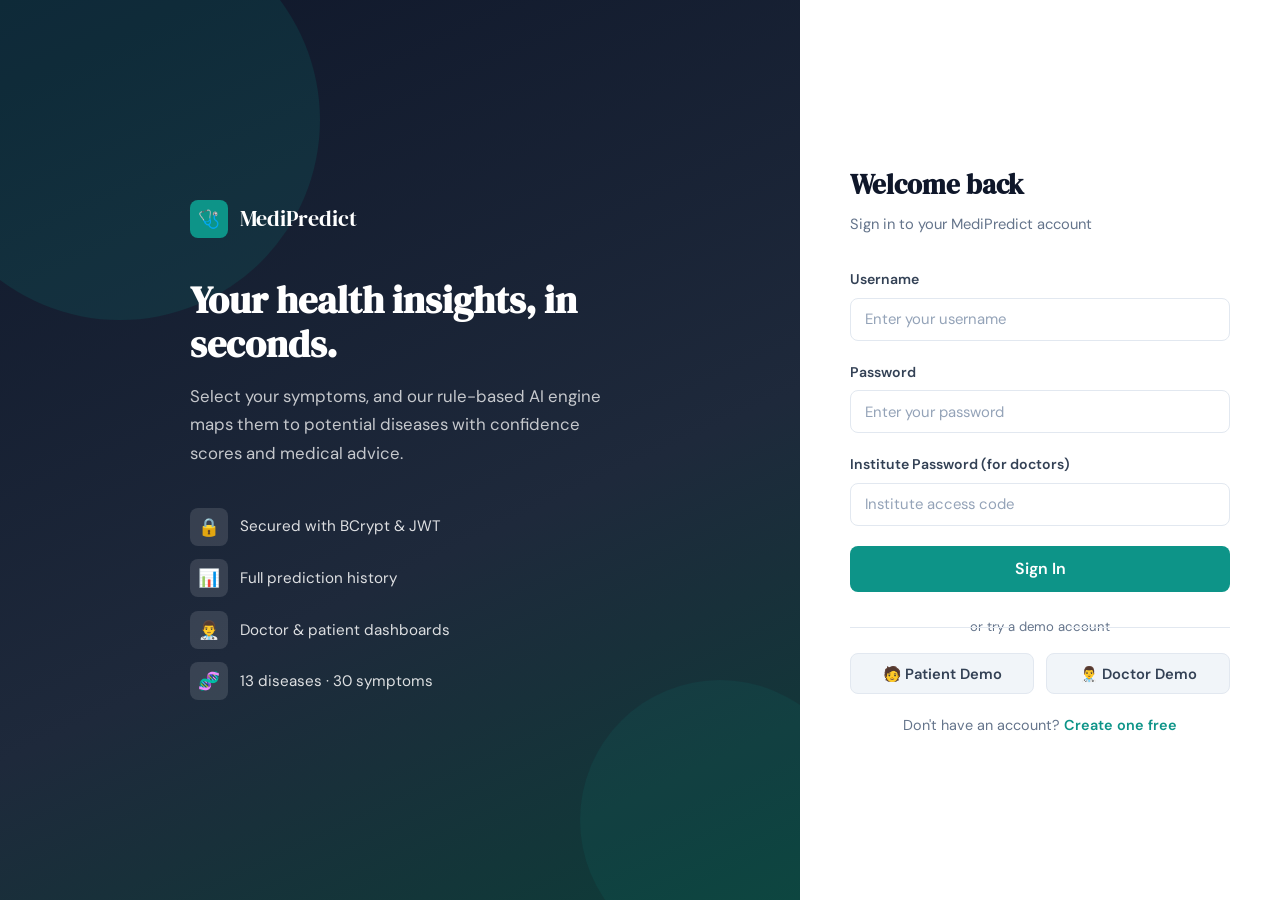
<file: frontend/login.html>
<!DOCTYPE html>
<html lang="en">
<head>
  <meta charset="UTF-8" />
  <meta name="viewport" content="width=device-width, initial-scale=1.0" />
  <title>Login — MediPredict</title>
  <link rel="stylesheet" href="css/styles.css" />
</head>
<body>
<div class="auth-page">
  <!-- LEFT PANEL -->
  <div class="auth-left">
    <div class="auth-left-content">
      <a href="index.html" class="navbar-brand" style="margin-bottom:2.5rem;display:flex;">
        <div class="brand-icon">🩺</div>
        <span style="color:var(--white);font-size:1.4rem;">MediPredict</span>
      </a>
      <h1>Your health insights, in seconds.</h1>
      <p>Select your symptoms, and our rule-based AI engine maps them to potential diseases with confidence scores and medical advice.</p>
      <div class="auth-features">
        <div class="auth-feature"><div class="auth-feature-icon">🔒</div><span>Secured with BCrypt &amp; JWT</span></div>
        <div class="auth-feature"><div class="auth-feature-icon">📊</div><span>Full prediction history</span></div>
        <div class="auth-feature"><div class="auth-feature-icon">👨‍⚕️</div><span>Doctor &amp; patient dashboards</span></div>
        <div class="auth-feature"><div class="auth-feature-icon">🧬</div><span>13 diseases · 30 symptoms</span></div>
      </div>
    </div>
  </div>

  <!-- RIGHT PANEL -->
  <div class="auth-right">
    <div class="auth-form-wrap">
      <h2>Welcome back</h2>
      <p class="subtitle">Sign in to your MediPredict account</p>

      <div id="error-alert" class="alert alert-error hidden"></div>

      <div class="form-group">
        <label class="form-label" for="username">Username</label>
        <input id="username" class="form-control" type="text" placeholder="Enter your username" autocomplete="username" />
      </div>
      <div class="form-group">
        <label class="form-label" for="password">Password</label>
        <input id="password" class="form-control" type="password" placeholder="Enter your password" autocomplete="current-password" />
      </div>
      <div class="form-group">
        <label class="form-label" for="institutePassword">Institute Password (for doctors)</label>
        <input id="institutePassword" class="form-control" type="password" placeholder="Institute access code" />
      </div>

      <button id="login-btn" class="btn btn-primary btn-full btn-lg" onclick="handleLogin()">
        Sign In
      </button>

      <div class="auth-divider" style="margin-top:1.5rem;">or try a demo account</div>

      <div style="display:grid;grid-template-columns:1fr 1fr;gap:.75rem;margin-top:1rem;">
        <button class="btn btn-secondary btn-full" onclick="demoLogin('patient1','password123')">
          🧑 Patient Demo
        </button>
        <button class="btn btn-secondary btn-full" onclick="demoLogin('dr_sharma','password123')">
          👨‍⚕️ Doctor Demo
        </button>
      </div>

      <div class="auth-switch">
        Don't have an account? <a href="register.html">Create one free</a>
      </div>
    </div>
  </div>
</div>

<script src="js/api.js"></script>
<script>
  redirectIfLoggedIn();

  async function handleLogin() {
    const username = document.getElementById('username').value.trim();
    const password = document.getElementById('password').value;
    const institutePassword = document.getElementById('institutePassword').value;
    const btn      = document.getElementById('login-btn');
    const errEl    = document.getElementById('error-alert');

    errEl.classList.add('hidden');
    if (!username || !password) {
      errEl.textContent = 'Please enter username and password.';
      errEl.classList.remove('hidden');
      return;
    }

    btn.disabled = true;
    btn.innerHTML = '<span class="spinner"></span> Signing in…';

    try {
      const res = await api.login({ username, password, institutePassword });
      Auth.setSession(res.data.token, {
        id: res.data.id, username: res.data.username,
        email: res.data.email, fullName: res.data.fullName, role: res.data.role,
      });
      showToast('Login successful!', 'success');
      setTimeout(() => {
        window.location.href = res.data.role === 'PATIENT'
          ? 'patient-dashboard.html'
          : 'doctor-dashboard.html';
      }, 500);
    } catch (err) {
      errEl.textContent = err.message || 'Login failed. Please check your credentials.';
      errEl.classList.remove('hidden');
      btn.disabled = false;
      btn.textContent = 'Sign In';
    }
  }

  function demoLogin(u, p) {
    document.getElementById('username').value = u;
    document.getElementById('password').value = p;
    handleLogin();
  }

  // Enter key
  document.addEventListener('keydown', e => { if (e.key === 'Enter') handleLogin(); });
</script>
</body>
</html>
</file>
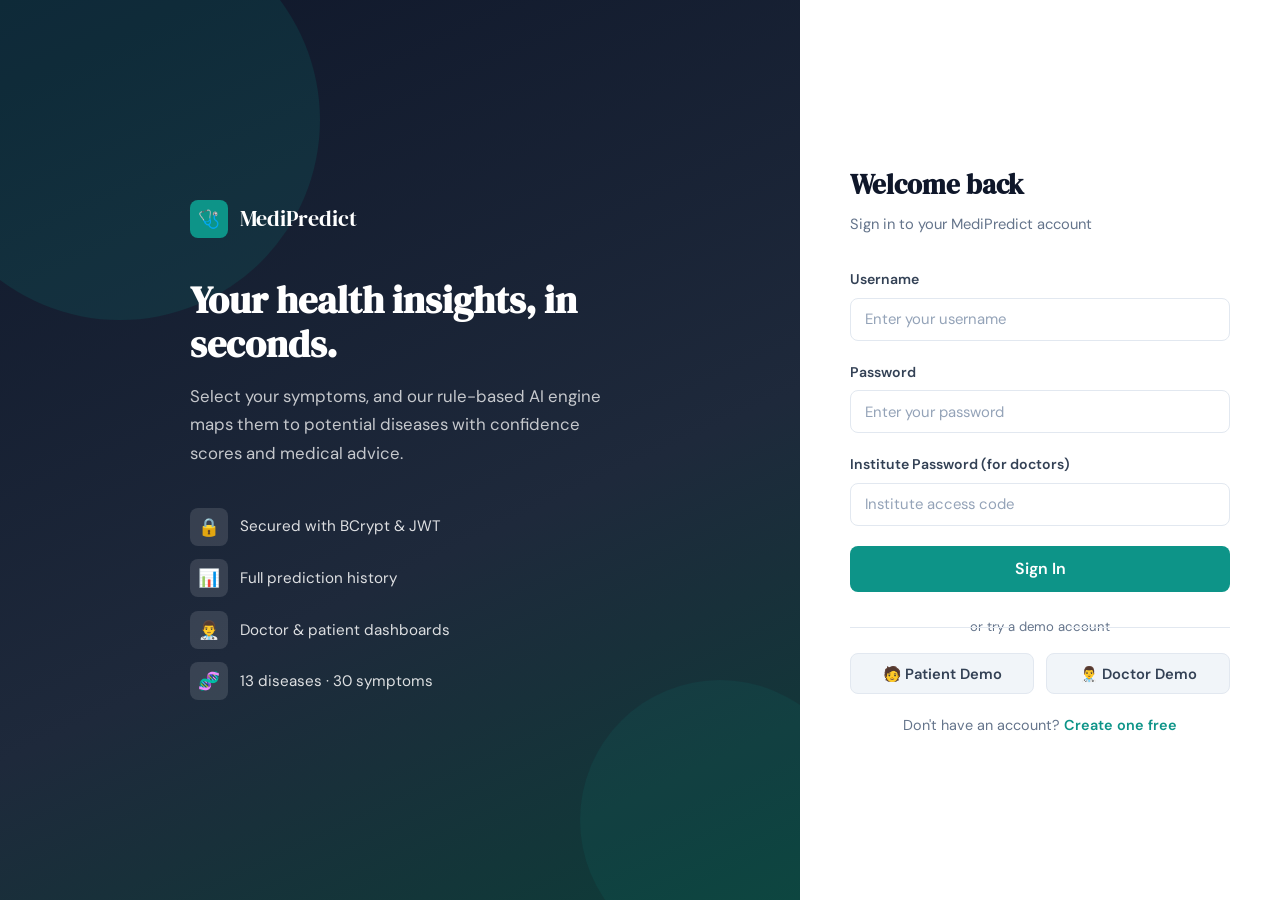
<file: frontend/patient-dashboard.html>
<!DOCTYPE html>
<html lang="en">
<head>
  <meta charset="UTF-8" />
  <meta name="viewport" content="width=device-width, initial-scale=1.0" />
  <title>Patient Dashboard — MediPredict</title>
  <link rel="stylesheet" href="css/styles.css" />
</head>
<body>
<!-- NAVBAR -->
<nav class="navbar">
  <a href="index.html" class="navbar-brand">
    <div class="brand-icon">🩺</div>MediPredict
  </a>
  <div id="nav-user"></div>
</nav>

<div class="app-layout">
  <!-- SIDEBAR -->
  <aside class="sidebar">
    <div class="sidebar-section-label">Patient</div>
    <a href="patient-dashboard.html" class="sidebar-link active"><span class="icon">🏠</span> Dashboard</a>
    <a href="symptoms.html"          class="sidebar-link"><span class="icon">🩺</span> Check Symptoms</a>
    <a href="history.html"           class="sidebar-link"><span class="icon">📋</span> My History</a>
    <a href="profile.html"           class="sidebar-link"><span class="icon">👤</span> My Profile</a>
    <div style="flex:1"></div>
    <button class="sidebar-link" onclick="logout()" style="margin-top:auto;width:100%;color:var(--red);">
      <span class="icon">🚪</span> Logout
    </button>
  </aside>

  <!-- MAIN -->
  <main class="main-content">
    <div class="page-header">
      <h1 id="welcome-heading">Good morning! 👋</h1>
      <p>Here's an overview of your health activity on MediPredict.</p>
    </div>

    <!-- STAT CARDS -->
    <div class="card-grid card-grid-4" style="margin-bottom:2rem;">
      <div class="stat-card">
        <div class="stat-icon teal">📊</div>
        <div class="stat-info">
          <div class="stat-value" id="stat-total">—</div>
          <div class="stat-label">Total Predictions</div>
        </div>
      </div>
      <div class="stat-card">
        <div class="stat-icon coral">⚠️</div>
        <div class="stat-info">
          <div class="stat-value" id="stat-high">—</div>
          <div class="stat-label">High/Critical Cases</div>
        </div>
      </div>
      <div class="stat-card">
        <div class="stat-icon green">✅</div>
        <div class="stat-info">
          <div class="stat-value" id="stat-low">—</div>
          <div class="stat-label">Low Severity Cases</div>
        </div>
      </div>
      <div class="stat-card">
        <div class="stat-icon purple">🧬</div>
        <div class="stat-info">
          <div class="stat-value" id="stat-last">—</div>
          <div class="stat-label">Last Prediction</div>
        </div>
      </div>
    </div>

    <div class="card-grid card-grid-2" style="margin-bottom:2rem;">
      <!-- Quick Actions -->
      <div class="card">
        <h3 style="font-size:1.05rem;font-weight:700;margin-bottom:1.2rem;">⚡ Quick Actions</h3>
        <div style="display:flex;flex-direction:column;gap:.75rem;">
          <a href="symptoms.html" class="btn btn-primary btn-full">
            🩺 Start New Prediction
          </a>
          <a href="history.html" class="btn btn-secondary btn-full">
            📋 View Full History
          </a>
          <a href="profile.html" class="btn btn-secondary btn-full">
            👤 Update My Profile
          </a>
        </div>
      </div>

      <!-- Profile Summary -->
      <div class="card">
        <h3 style="font-size:1.05rem;font-weight:700;margin-bottom:1.2rem;">👤 Profile Summary</h3>
        <div id="profile-summary" style="display:flex;flex-direction:column;gap:.6rem;">
          <div style="color:var(--slate);font-size:.9rem;">Loading profile…</div>
        </div>
      </div>
    </div>

    <!-- Recent Predictions -->
    <div class="card">
      <div style="display:flex;align-items:center;justify-content:space-between;margin-bottom:1.25rem;">
        <h3 style="font-size:1.05rem;font-weight:700;">📋 Recent Predictions</h3>
        <a href="history.html" class="btn btn-secondary btn-sm">View All</a>
      </div>
      <div id="recent-predictions">
        <div style="text-align:center;padding:2rem;color:var(--slate);">
          <div style="font-size:2.5rem;margin-bottom:.75rem;">🔬</div>
          <p>No predictions yet. <a href="symptoms.html" style="color:var(--teal);font-weight:600;">Check your symptoms now →</a></p>
        </div>
      </div>
    </div>
  </main>
</div>

<script src="js/api.js"></script>
<script>
  document.addEventListener('DOMContentLoaded', async () => {
    if (!requireAuth('PATIENT')) return;
    buildNavUser();

    const user = Auth.getUser();
    const hour = new Date().getHours();
    const greeting = hour < 12 ? 'Good morning' : hour < 17 ? 'Good afternoon' : 'Good evening';
    document.getElementById('welcome-heading').textContent = `${greeting}, ${user.fullName.split(' ')[0]}! 👋`;

    try {
      const [profileRes, historyRes] = await Promise.all([api.getPatientProfile(), api.getHistory()]);
      const profile = profileRes.data;
      const history = historyRes.data;

      // Stats
      const total   = history.length;
      const highCount = history.filter(h => h.severity === 'HIGH' || h.severity === 'CRITICAL').length;
      const lowCount  = history.filter(h => h.severity === 'LOW').length;

      countUp(document.getElementById('stat-total'), total);
      countUp(document.getElementById('stat-high'),  highCount);
      countUp(document.getElementById('stat-low'),   lowCount);
      document.getElementById('stat-last').textContent = total > 0
        ? new Date(history[0].predictedAt).toLocaleDateString('en-IN', {day:'2-digit',month:'short'})
        : 'Never';

      // Profile summary
      const ps = document.getElementById('profile-summary');
      const row = (label, val) => `
        <div style="display:flex;justify-content:space-between;border-bottom:1px solid var(--border);padding:.4rem 0;">
          <span style="color:var(--slate);font-size:.88rem;">${label}</span>
          <span style="font-weight:600;font-size:.88rem;">${val || '—'}</span>
        </div>`;
      ps.innerHTML =
        row('Blood Group', profile.bloodGroup) +
        row('Gender',      profile.gender) +
        row('Date of Birth', profile.dateOfBirth
          ? new Date(profile.dateOfBirth).toLocaleDateString('en-IN',{day:'2-digit',month:'short',year:'numeric'})
          : null) +
        row('Phone', profile.phone) +
        `<a href="profile.html" style="color:var(--teal);font-size:.88rem;font-weight:600;margin-top:.5rem;display:inline-block;">Edit Profile →</a>`;

      // Recent table
      if (history.length > 0) {
        const rows = history.slice(0, 5).map(h => `
          <tr>
            <td><strong>${h.predictedDisease}</strong></td>
            <td>${severityBadge(h.severity)}</td>
            <td>
              <div class="progress-bar-wrap" style="width:100px;">
                <div class="progress-bar-fill ${h.severity === 'HIGH' || h.severity === 'CRITICAL' ? 'high' : h.severity === 'MEDIUM' ? 'medium' : ''}"
                     style="width:${h.confidenceScore}%"></div>
              </div>
              <span style="font-size:.8rem;color:var(--slate);">${h.confidenceScore}%</span>
            </td>
            <td style="font-size:.82rem;color:var(--slate);">${formatDate(h.predictedAt)}</td>
          </tr>`).join('');

        document.getElementById('recent-predictions').innerHTML = `
          <div class="table-wrap">
            <table>
              <thead><tr><th>Disease</th><th>Severity</th><th>Confidence</th><th>Date</th></tr></thead>
              <tbody>${rows}</tbody>
            </table>
          </div>`;
      }
    } catch (err) {
      showToast(err.message, 'error');
    }
  });
</script>
</body>
</html>
</file>
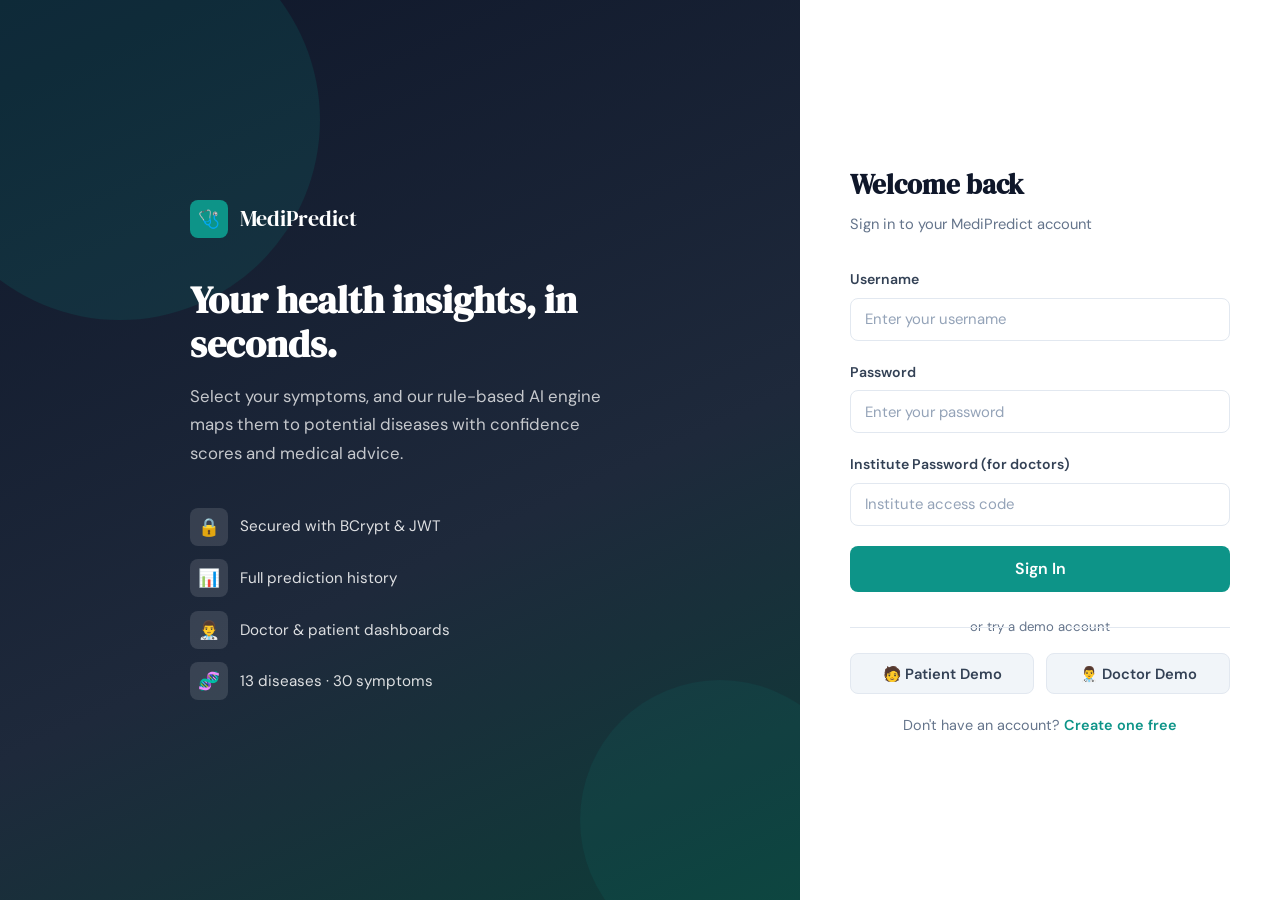
<file: frontend/profile.html>
<!DOCTYPE html>
<html lang="en">
<head>
  <meta charset="UTF-8" />
  <meta name="viewport" content="width=device-width, initial-scale=1.0" />
  <title>My Profile — MediPredict</title>
  <link rel="stylesheet" href="css/styles.css" />
</head>
<body>
<nav class="navbar">
  <a href="index.html" class="navbar-brand"><div class="brand-icon">🩺</div>MediPredict</a>
  <div id="nav-user"></div>
</nav>

<div class="app-layout">
  <aside class="sidebar">
    <div class="sidebar-section-label">Patient</div>
    <a href="patient-dashboard.html" class="sidebar-link"><span class="icon">🏠</span> Dashboard</a>
    <a href="symptoms.html"          class="sidebar-link"><span class="icon">🩺</span> Check Symptoms</a>
    <a href="history.html"           class="sidebar-link"><span class="icon">📋</span> My History</a>
    <a href="profile.html"           class="sidebar-link active"><span class="icon">👤</span> My Profile</a>
    <div style="flex:1"></div>
    <button class="sidebar-link" onclick="logout()" style="margin-top:auto;width:100%;color:var(--red);">
      <span class="icon">🚪</span> Logout
    </button>
  </aside>

  <main class="main-content">
    <div class="page-header">
      <h1>👤 My Profile</h1>
      <p>Manage your personal and medical information.</p>
    </div>

    <div id="doctor-prescription-card" class="card hidden" style="margin-bottom:1rem;">
      <h3 style="font-size:1rem;font-weight:700;">🩺 Latest Doctor Note</h3>
      <p id="prescription-text" style="margin:.25rem 0 .45rem; color:var(--slate);"></p>
      <p id="next-visit-text" style="margin:0;color:var(--navy);font-weight:600;"></p>
    </div>

    <div id="alert-area"></div

    <div class="card-grid card-grid-2">
      <!-- Profile Header Card -->
      <div class="card" style="grid-column:1/-1;display:flex;align-items:center;gap:1.5rem;flex-wrap:wrap;">
        <div id="profile-avatar" style="width:80px;height:80px;border-radius:50%;background:var(--teal-light);color:var(--teal-dark);display:flex;align-items:center;justify-content:center;font-size:2rem;font-weight:700;flex-shrink:0;">—</div>
        <div style="flex:1;">
          <div id="profile-name" style="font-family:var(--font-display);font-size:1.5rem;color:var(--navy);">Loading…</div>
          <div id="profile-email" style="color:var(--slate);font-size:.92rem;margin-top:.2rem;"></div>
          <div style="margin-top:.5rem;display:flex;gap:.5rem;flex-wrap:wrap;">
            <span id="profile-blood" class="badge badge-teal" style="display:none;"></span>
            <span id="profile-gender" class="badge" style="background:var(--slate-light);color:var(--navy-soft);display:none;"></span>
          </div>
        </div>
        <div style="text-align:right;">
          <div style="font-size:1.4rem;font-weight:700;color:var(--navy);" id="stat-predictions">—</div>
          <div style="font-size:.8rem;color:var(--slate);">Total Predictions</div>
        </div>
      </div>

      <!-- Personal Info -->
      <div class="card">
        <h3 style="font-size:1rem;font-weight:700;margin-bottom:1.25rem;">📋 Personal Information</h3>
        <div class="form-group">
          <label class="form-label">Full Name</label>
          <input id="fullName" class="form-control" type="text" placeholder="Your full name" />
        </div>
        <div class="form-group">
          <label class="form-label">Phone</label>
          <input id="phone" class="form-control" type="tel" placeholder="Phone number" />
        </div>
        <div class="form-group">
          <label class="form-label">Date of Birth</label>
          <input id="dateOfBirth" class="form-control" type="date" />
        </div>
        <div class="form-group">
          <label class="form-label">Gender</label>
          <select id="gender" class="form-control">
            <option value="">Select gender</option>
            <option value="MALE">Male</option>
            <option value="FEMALE">Female</option>
            <option value="OTHER">Other</option>
          </select>
        </div>
        <div class="form-group">
          <label class="form-label">Blood Group</label>
          <select id="bloodGroup" class="form-control">
            <option value="">Select blood group</option>
            <option>A+</option><option>A-</option>
            <option>B+</option><option>B-</option>
            <option>AB+</option><option>AB-</option>
            <option>O+</option><option>O-</option>
          </select>
        </div>
      </div>

      <!-- Medical Info -->
      <div class="card">
        <h3 style="font-size:1rem;font-weight:700;margin-bottom:1.25rem;">🏥 Medical Information</h3>
        <div class="form-group">
          <label class="form-label">Address</label>
          <textarea id="address" class="form-control" rows="2" placeholder="Your address"></textarea>
        </div>
        <div class="form-group">
          <label class="form-label">Medical History</label>
          <textarea id="medicalHistory" class="form-control" rows="3"
            placeholder="e.g. Hypertension, Diabetes Type 2…"></textarea>
          <div class="form-hint">List any existing medical conditions or past surgeries.</div>
        </div>
        <div class="form-group">
          <label class="form-label">Known Allergies</label>
          <textarea id="allergies" class="form-control" rows="2"
            placeholder="e.g. Penicillin, Peanuts, Dust…"></textarea>
        </div>
        <button class="btn btn-primary btn-full" id="save-btn" onclick="saveProfile()">
          💾 Save Profile
        </button>
      </div>
    </div>
  </main>
</div>

<script src="js/api.js"></script>
<script>
  document.addEventListener('DOMContentLoaded', async () => {
    if (!requireAuth('PATIENT')) return;
    buildNavUser();
    await loadProfile();
  });

  async function loadProfile() {
    try {
      const res = await api.getPatientProfile();
      const p   = res.data;

      // Header
      const initials = p.fullName.split(' ').map(w => w[0]).join('').substring(0, 2).toUpperCase();
      document.getElementById('profile-avatar').textContent = initials;
      document.getElementById('profile-name').textContent   = p.fullName;
      document.getElementById('profile-email').textContent  = p.email;
      document.getElementById('stat-predictions').textContent = p.totalPredictions;

      if (p.bloodGroup) {
        const bg = document.getElementById('profile-blood');
        bg.textContent = '🩸 ' + p.bloodGroup;
        bg.style.display = 'inline-block';
      }
      if (p.gender) {
        const gEl = document.getElementById('profile-gender');
        gEl.textContent = p.gender;
        gEl.style.display = 'inline-block';
      }

      // Form fields
      document.getElementById('fullName').value      = p.fullName      || '';
      document.getElementById('phone').value         = p.phone         || '';
      document.getElementById('dateOfBirth').value   = p.dateOfBirth   || '';
      document.getElementById('gender').value        = p.gender        || '';
      document.getElementById('bloodGroup').value    = p.bloodGroup    || '';
      document.getElementById('address').value       = p.address       || '';
      document.getElementById('medicalHistory').value = p.medicalHistory || '';
      document.getElementById('allergies').value     = p.allergies     || '';

      const doctorCard = document.getElementById('doctor-prescription-card');
      if (p.prescription || p.nextVisitDate) {
        document.getElementById('prescription-text').textContent = p.prescription
          ? `📝 Prescription: ${p.prescription}`
          : '📝 Prescription: not set by doctor yet.';
        document.getElementById('next-visit-text').textContent = p.nextVisitDate
          ? `📅 Next visit: ${new Date(p.nextVisitDate).toLocaleDateString()}`
          : '📅 Next visit: not scheduled yet.';
        doctorCard.classList.remove('hidden');
      } else {
        doctorCard.classList.add('hidden');
      }
    } catch (err) {
      showToast(err.message, 'error');
    }
  }

  async function saveProfile() {
    const btn = document.getElementById('save-btn');
    btn.disabled = true;
    btn.innerHTML = '<span class="spinner"></span> Saving…';

    const alertArea = document.getElementById('alert-area');
    alertArea.innerHTML = '';

    try {
      await api.updatePatientProfile({
        fullName:      document.getElementById('fullName').value.trim(),
        phone:         document.getElementById('phone').value.trim(),
        dateOfBirth:   document.getElementById('dateOfBirth').value || null,
        gender:        document.getElementById('gender').value || null,
        bloodGroup:    document.getElementById('bloodGroup').value || null,
        address:       document.getElementById('address').value.trim(),
        medicalHistory: document.getElementById('medicalHistory').value.trim(),
        allergies:     document.getElementById('allergies').value.trim(),
      });

      alertArea.innerHTML = `<div class="alert alert-success">✅ Profile updated successfully!</div>`;
      await loadProfile();
      showToast('Profile saved!', 'success');
    } catch (err) {
      alertArea.innerHTML = `<div class="alert alert-error">❌ ${err.message}</div>`;
    } finally {
      btn.disabled = false;
      btn.innerHTML = '💾 Save Profile';
    }
  }
</script>
</body>
</html>
</file>
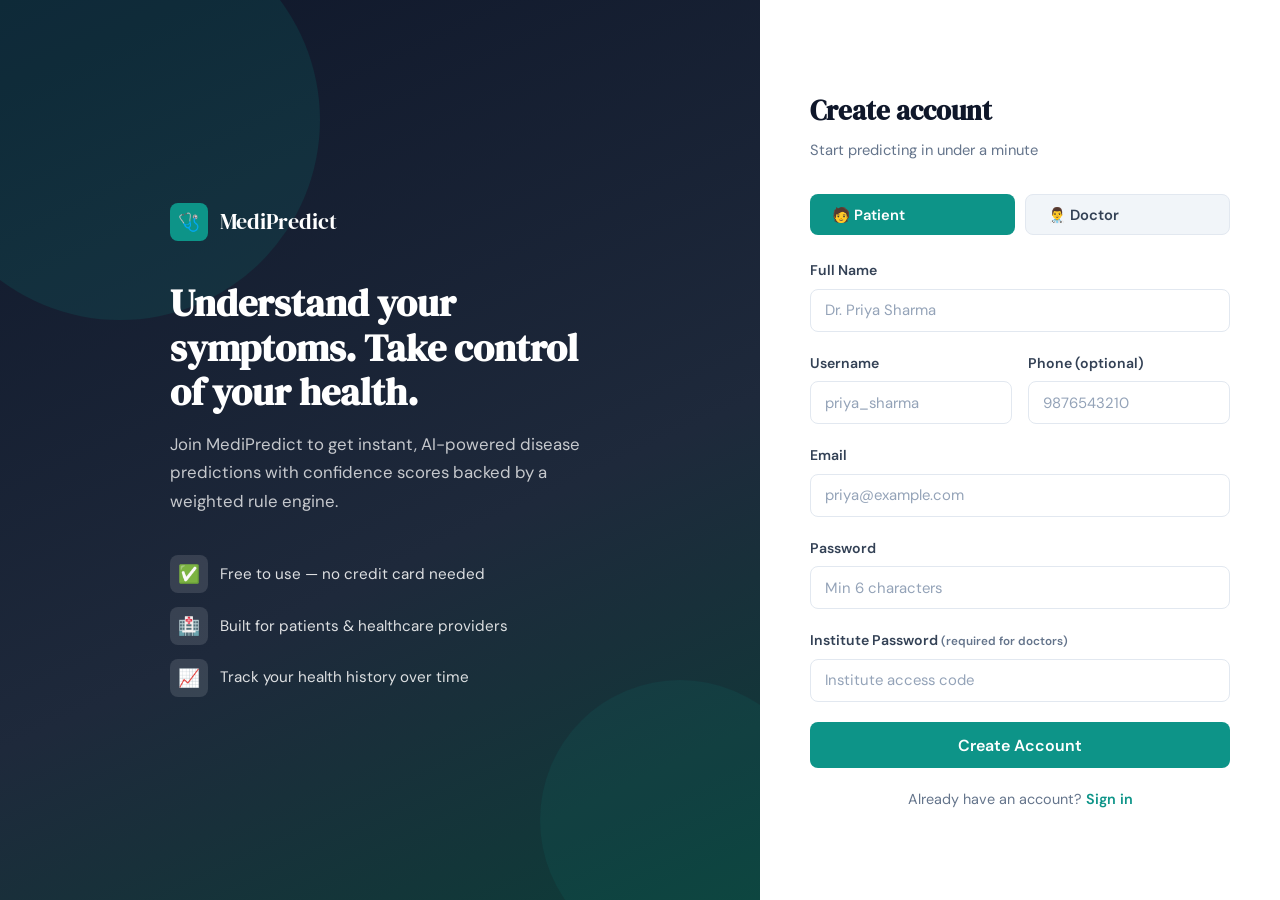
<file: frontend/register.html>
<!DOCTYPE html>
<html lang="en">
<head>
  <meta charset="UTF-8" />
  <meta name="viewport" content="width=device-width, initial-scale=1.0" />
  <title>Register — MediPredict</title>
  <link rel="stylesheet" href="css/styles.css" />
</head>
<body>
<div class="auth-page">
  <div class="auth-left">
    <div class="auth-left-content">
      <a href="index.html" class="navbar-brand" style="margin-bottom:2.5rem;display:flex;">
        <div class="brand-icon">🩺</div>
        <span style="color:var(--white);font-size:1.4rem;">MediPredict</span>
      </a>
      <h1>Understand your symptoms. Take control of your health.</h1>
      <p>Join MediPredict to get instant, AI-powered disease predictions with confidence scores backed by a weighted rule engine.</p>
      <div class="auth-features">
        <div class="auth-feature"><div class="auth-feature-icon">✅</div><span>Free to use — no credit card needed</span></div>
        <div class="auth-feature"><div class="auth-feature-icon">🏥</div><span>Built for patients &amp; healthcare providers</span></div>
        <div class="auth-feature"><div class="auth-feature-icon">📈</div><span>Track your health history over time</span></div>
      </div>
    </div>
  </div>

  <div class="auth-right" style="width:520px;overflow-y:auto;padding:2rem 3rem;">
    <div class="auth-form-wrap" style="max-width:420px;">
      <h2>Create account</h2>
      <p class="subtitle">Start predicting in under a minute</p>

      <div id="error-alert" class="alert alert-error hidden"></div>
      <div id="success-alert" class="alert alert-success hidden"></div>

      <!-- Role toggle -->
      <div style="display:grid;grid-template-columns:1fr 1fr;gap:.6rem;margin-bottom:1.5rem;">
        <button id="role-patient" class="btn btn-primary" onclick="setRole('PATIENT')">🧑 Patient</button>
        <button id="role-doctor"  class="btn btn-secondary" onclick="setRole('DOCTOR')">👨‍⚕️ Doctor</button>
      </div>

      <div class="form-group">
        <label class="form-label">Full Name</label>
        <input id="fullName" class="form-control" type="text" placeholder="Dr. Priya Sharma" />
      </div>
      <div class="form-row">
        <div class="form-group">
          <label class="form-label">Username</label>
          <input id="username" class="form-control" type="text" placeholder="priya_sharma" />
        </div>
        <div class="form-group">
          <label class="form-label">Phone (optional)</label>
          <input id="phone" class="form-control" type="tel" placeholder="9876543210" />
        </div>
      </div>
      <div class="form-group">
        <label class="form-label">Email</label>
        <input id="email" class="form-control" type="email" placeholder="priya@example.com" />
      </div>
      <div class="form-group">
        <label class="form-label">Password</label>
        <input id="password" class="form-control" type="password" placeholder="Min 6 characters" />
      </div>
      <div class="form-group">
        <label class="form-label">Institute Password <small style="color:var(--slate);">(required for doctors)</small></label>
        <input id="institutePassword" class="form-control" type="password" placeholder="Institute access code" />
      </div>

      <button id="register-btn" class="btn btn-primary btn-full btn-lg" onclick="handleRegister()">
        Create Account
      </button>

      <div class="auth-switch">
        Already have an account? <a href="login.html">Sign in</a>
      </div>
    </div>
  </div>
</div>

<script src="js/api.js"></script>
<script>
  redirectIfLoggedIn();
  let selectedRole = 'PATIENT';

  function setRole(role) {
    selectedRole = role;
    document.getElementById('role-patient').className = role === 'PATIENT' ? 'btn btn-primary' : 'btn btn-secondary';
    document.getElementById('role-doctor').className  = role === 'DOCTOR'  ? 'btn btn-primary' : 'btn btn-secondary';
  }

  async function handleRegister() {
    const fullName = document.getElementById('fullName').value.trim();
    const username = document.getElementById('username').value.trim();
    const email    = document.getElementById('email').value.trim();
    const password = document.getElementById('password').value;
    const phone    = document.getElementById('phone').value.trim();
    const errEl    = document.getElementById('error-alert');
    const sucEl    = document.getElementById('success-alert');
    const btn      = document.getElementById('register-btn');
    const institutePassword = document.getElementById('institutePassword').value;

    errEl.classList.add('hidden');
    sucEl.classList.add('hidden');

    if (!fullName || !username || !email || !password) {
      errEl.textContent = 'Please fill in all required fields.';
      errEl.classList.remove('hidden'); return;
    }
    if (password.length < 6) {
      errEl.textContent = 'Password must be at least 6 characters.';
      errEl.classList.remove('hidden'); return;
    }
    if (selectedRole === 'DOCTOR' && !institutePassword) {
      errEl.textContent = 'Institute password is required for doctor accounts.';
      errEl.classList.remove('hidden'); return;
    }

    btn.disabled = true;
    btn.innerHTML = '<span class="spinner"></span> Creating account…';

    try {
      const res = await api.register({ fullName, username, email, password, phone, role: selectedRole, institutePassword });
      Auth.setSession(res.data.token, {
        id: res.data.id, username: res.data.username,
        email: res.data.email, fullName: res.data.fullName, role: res.data.role,
      });
      sucEl.textContent = '✅ Account created! Redirecting…';
      sucEl.classList.remove('hidden');
      setTimeout(() => {
        window.location.href = selectedRole === 'PATIENT'
          ? 'patient-dashboard.html'
          : 'doctor-dashboard.html';
      }, 1000);
    } catch (err) {
      errEl.textContent = err.message || 'Registration failed. Please try again.';
      errEl.classList.remove('hidden');
      btn.disabled = false;
      btn.textContent = 'Create Account';
    }
  }
</script>
</body>
</html>
</file>
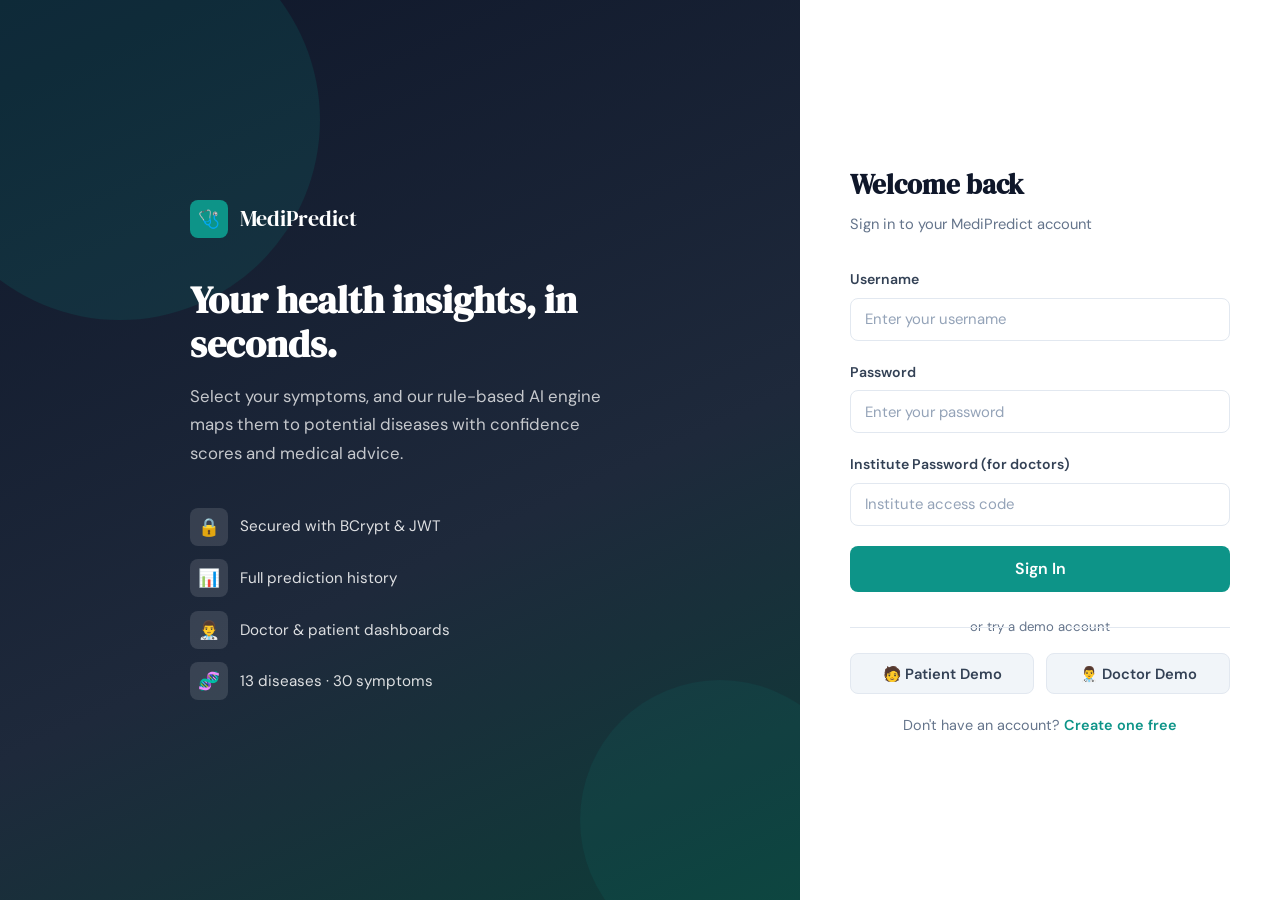
<file: frontend/results.html>
<!DOCTYPE html>
<html lang="en">
<head>
  <meta charset="UTF-8" />
  <meta name="viewport" content="width=device-width, initial-scale=1.0" />
  <title>Prediction Results — MediPredict</title>
  <link rel="stylesheet" href="css/styles.css" />
</head>
<body>
<nav class="navbar">
  <a href="index.html" class="navbar-brand">
    <div class="brand-icon">🩺</div>MediPredict
  </a>
  <div id="nav-user"></div>
</nav>

<div class="app-layout">
  <aside class="sidebar">
    <div class="sidebar-section-label">Patient</div>
    <a href="patient-dashboard.html" class="sidebar-link"><span class="icon">🏠</span> Dashboard</a>
    <a href="symptoms.html"          class="sidebar-link"><span class="icon">🩺</span> Check Symptoms</a>
    <a href="history.html"           class="sidebar-link active"><span class="icon">📋</span> My History</a>
    <a href="profile.html"           class="sidebar-link"><span class="icon">👤</span> My Profile</a>
    <div style="flex:1"></div>
    <button class="sidebar-link" onclick="logout()" style="margin-top:auto;width:100%;color:var(--red);">
      <span class="icon">🚪</span> Logout
    </button>
  </aside>

  <main class="main-content">
    <div id="no-result" class="hidden" style="text-align:center;padding:4rem;">
      <div style="font-size:3rem;">🔬</div>
      <h2 style="font-family:var(--font-display);margin:.75rem 0 .5rem;">No Result Found</h2>
      <p style="color:var(--slate);margin-bottom:1.5rem;">It looks like you haven't run a prediction yet.</p>
      <a href="symptoms.html" class="btn btn-primary">Check Your Symptoms</a>
    </div>

    <div id="result-content" class="hidden">
      <!-- Hero -->
      <div class="result-hero">
        <div class="result-hero-inner">
          <div>
            <div style="font-size:.82rem;opacity:.75;text-transform:uppercase;letter-spacing:.08em;margin-bottom:.4rem;">
              Primary Diagnosis
            </div>
            <div class="disease-name" id="res-disease">—</div>
            <div style="margin-top:.75rem;display:flex;align-items:center;gap:.75rem;flex-wrap:wrap;">
              <span id="res-severity-badge"></span>
              <span style="font-size:.85rem;opacity:.75;" id="res-date"></span>
            </div>
          </div>
          <div class="confidence-ring">
            <div class="pct" id="res-confidence">0%</div>
            <div class="label">Confidence</div>
          </div>
        </div>
      </div>

      <div class="card-grid card-grid-2" style="margin-bottom:1.5rem;">
        <!-- Advice -->
        <div class="card">
          <h3 style="font-size:1rem;font-weight:700;margin-bottom:.85rem;">💊 Medical Advice</h3>
          <p id="res-advice" style="color:var(--slate);font-size:.92rem;line-height:1.7;"></p>
          <div class="alert alert-warning" style="margin-top:1rem;font-size:.82rem;">
            ⚠️ This is not a medical diagnosis. Please consult a qualified doctor.
          </div>
        </div>

        <!-- Symptoms provided -->
        <div class="card">
          <h3 style="font-size:1rem;font-weight:700;margin-bottom:.85rem;">🩺 Symptoms You Reported</h3>
          <div id="res-symptoms" class="selected-pills"></div>
        </div>
      </div>

      <!-- All scores -->
      <div class="card" style="margin-bottom:1.5rem;">
        <h3 style="font-size:1rem;font-weight:700;margin-bottom:1rem;">📊 Disease Match Scores</h3>
        <div id="res-scores"></div>
      </div>

      <!-- Actions -->
      <div style="display:flex;gap:1rem;flex-wrap:wrap;">
        <a href="symptoms.html" class="btn btn-primary">🔄 New Prediction</a>
        <a href="history.html"  class="btn btn-secondary">📋 View History</a>
        <a href="patient-dashboard.html" class="btn btn-secondary">🏠 Dashboard</a>
      </div>
    </div>
  </main>
</div>

<script src="js/api.js"></script>
<script>
  document.addEventListener('DOMContentLoaded', () => {
    if (!requireAuth('PATIENT')) return;
    buildNavUser();

    const raw = sessionStorage.getItem('dp_prediction');
    if (!raw) {
      document.getElementById('no-result').classList.remove('hidden');
      return;
    }

    const result = JSON.parse(raw);
    document.getElementById('result-content').classList.remove('hidden');

    document.getElementById('res-disease').textContent    = result.predictedDisease;
    document.getElementById('res-confidence').textContent = result.confidenceScore + '%';
    document.getElementById('res-date').textContent       = formatDate(result.predictedAt);
    document.getElementById('res-advice').textContent     = result.advice;

    // Severity badge (white variant for dark bg)
    const sev = result.severity;
    const sevColors = { LOW:'#22c55e', MEDIUM:'#f59e0b', HIGH:'#f97316', CRITICAL:'#ef4444' };
    document.getElementById('res-severity-badge').innerHTML =
      `<span style="background:rgba(255,255,255,.18);color:var(--white);border-radius:999px;padding:.2rem .7rem;font-size:.78rem;font-weight:700;letter-spacing:.04em;">${sev}</span>`;

    // Symptoms pills
    const pillsEl = document.getElementById('res-symptoms');
    pillsEl.innerHTML = result.symptomsProvided.map(s =>
      `<span class="pill" style="background:rgba(255,255,255,.15);border:1px solid rgba(255,255,255,.3);color:var(--navy);">${s}</span>`
    ).join('');
    // Fix pill colors for white background context
    pillsEl.querySelectorAll('.pill').forEach(p => {
      p.style.background = 'var(--teal-light)';
      p.style.border = 'none';
      p.style.color = 'var(--teal-dark)';
    });

    // Disease scores
    const scoresEl = document.getElementById('res-scores');
    scoresEl.innerHTML = result.allResults.map((d, i) => {
      const pct = Math.min(parseFloat(d.score), 100);
      const isTop = i === 0;
      return `
        <div style="margin-bottom:1rem;padding:${isTop ? '1rem' : '.75rem'};
             border-radius:var(--radius-sm);
             background:${isTop ? 'var(--teal-light)' : 'var(--slate-light)'};
             border:1px solid ${isTop ? 'var(--teal)' : 'var(--border)'};">
          <div style="display:flex;align-items:center;justify-content:space-between;margin-bottom:.5rem;flex-wrap:wrap;gap:.5rem;">
            <div>
              <span style="font-weight:${isTop ? 700 : 600};font-size:${isTop ? '1rem' : '.92rem'};color:var(--navy);">
                ${isTop ? '🏆 ' : ''}${d.diseaseName}
              </span>
              <span style="margin-left:.5rem;">${severityBadge(d.severity)}</span>
            </div>
            <span style="font-weight:700;color:${isTop ? 'var(--teal-dark)' : 'var(--slate)'};">
              ${pct.toFixed(1)}%
            </span>
          </div>
          <div class="progress-bar-wrap">
            <div class="progress-bar-fill ${d.severity === 'HIGH' || d.severity === 'CRITICAL' ? 'high' : d.severity === 'MEDIUM' ? 'medium' : ''}"
                 style="width:${pct}%"></div>
          </div>
          ${d.description ? `<p style="font-size:.82rem;color:var(--slate);margin-top:.5rem;">${d.description}</p>` : ''}
        </div>`;
    }).join('');
  });
</script>
</body>
</html>
</file>
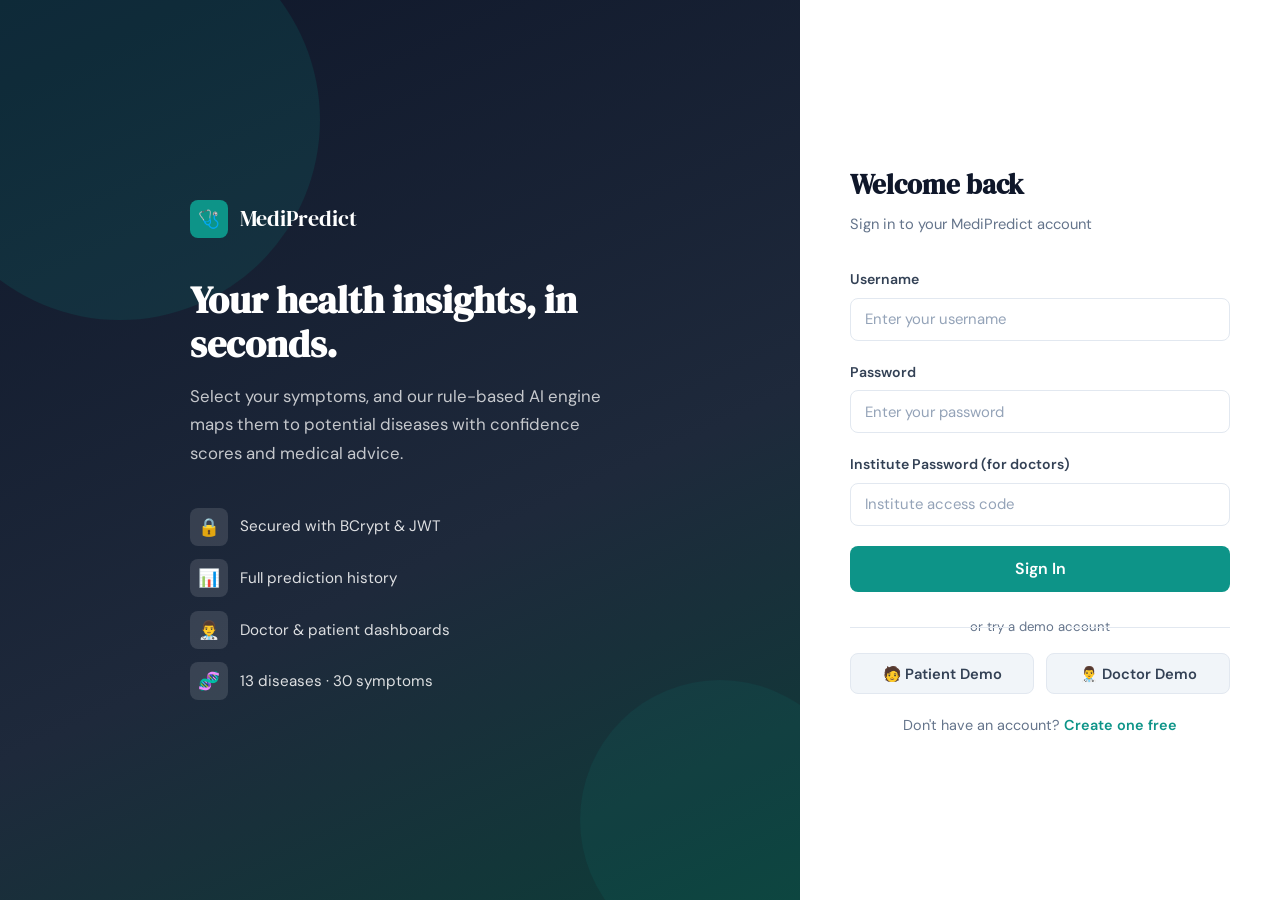
<file: frontend/symptoms.html>
<!DOCTYPE html>
<html lang="en">
<head>
  <meta charset="UTF-8" />
  <meta name="viewport" content="width=device-width, initial-scale=1.0" />
  <title>Check Symptoms — MediPredict</title>
  <link rel="stylesheet" href="css/styles.css" />
  <style>
    .sticky-bar {
      position: sticky; top: 68px; z-index: 50;
      background: var(--white);
      border-bottom: 1px solid var(--border);
      padding: 1rem 2rem;
      display: flex; align-items: center; justify-content: space-between;
      gap: 1rem; flex-wrap: wrap;
    }
    .search-input-wrap { position: relative; flex: 1; max-width: 340px; }
    .search-input-wrap input { padding-left: 2.5rem; }
    .search-icon { position: absolute; left: .8rem; top: 50%; transform: translateY(-50%); color: var(--slate); }
    #selected-count { font-weight: 700; color: var(--teal); }
    .category-section { margin-bottom: 2rem; }
  </style>
</head>
<body>
<nav class="navbar">
  <a href="index.html" class="navbar-brand">
    <div class="brand-icon">🩺</div>MediPredict
  </a>
  <div id="nav-user"></div>
</nav>

<div class="sticky-bar">
  <div>
    <strong style="font-size:.95rem;">Select Your Symptoms</strong>
    <span style="color:var(--slate);font-size:.85rem;margin-left:.5rem;">
      (<span id="selected-count">0</span> selected)
    </span>
  </div>
  <div class="search-input-wrap">
    <span class="search-icon">🔍</span>
    <input type="text" class="form-control" id="search-input" placeholder="Search symptoms…" oninput="filterSymptoms()" />
  </div>
  <button id="predict-btn" class="btn btn-primary" onclick="runPrediction()" disabled>
    🔬 Predict Disease
  </button>
</div>

<div class="app-layout">
  <aside class="sidebar">
    <div class="sidebar-section-label">Patient</div>
    <a href="patient-dashboard.html" class="sidebar-link"><span class="icon">🏠</span> Dashboard</a>
    <a href="symptoms.html"          class="sidebar-link active"><span class="icon">🩺</span> Check Symptoms</a>
    <a href="history.html"           class="sidebar-link"><span class="icon">📋</span> My History</a>
    <a href="profile.html"           class="sidebar-link"><span class="icon">👤</span> My Profile</a>
    <div style="flex:1"></div>
    <button class="sidebar-link" onclick="logout()" style="margin-top:auto;width:100%;color:var(--red);">
      <span class="icon">🚪</span> Logout
    </button>
  </aside>

  <main class="main-content">
    <div class="page-header">
      <h1>🩺 Symptom Checker</h1>
      <p>Select all symptoms you are currently experiencing. Select at least 2 for best results.</p>
    </div>

    <!-- Selected pills -->
    <div class="card" style="margin-bottom:1.5rem;">
      <div style="display:flex;align-items:center;justify-content:space-between;margin-bottom:.75rem;">
        <h3 style="font-size:.95rem;font-weight:700;">Selected Symptoms</h3>
        <button class="btn btn-secondary btn-sm" onclick="clearAll()">Clear All</button>
      </div>
      <div id="selected-pills" class="selected-pills">
        <span style="color:var(--slate);font-size:.88rem;">None selected yet — click symptoms below</span>
      </div>
    </div>

    <!-- Symptom grid by category -->
    <div id="symptoms-container">
      <div style="text-align:center;padding:3rem;color:var(--slate);">
        <div class="spinner spinner-teal" style="width:32px;height:32px;margin:0 auto .75rem;"></div>
        Loading symptoms…
      </div>
    </div>
  </main>
</div>

<!-- Loading overlay for prediction -->
<div id="predict-loader" class="page-loader hidden">
  <div class="loader-inner">
    <div class="loader-ring"></div>
    <p style="color:var(--slate);font-size:.95rem;font-weight:600;">Analysing your symptoms…</p>
    <p style="color:var(--slate);font-size:.82rem;margin-top:.25rem;">Running rule-based engine</p>
  </div>
</div>

<script src="js/api.js"></script>
<script>
  let allSymptoms = [];
  let selectedSymptoms = new Set();

  document.addEventListener('DOMContentLoaded', async () => {
    if (!requireAuth('PATIENT')) return;
    buildNavUser();
    await loadSymptoms();
  });

  async function loadSymptoms() {
    try {
      const res = await api.getSymptoms();
      allSymptoms = res.data;
      renderSymptoms(allSymptoms);
    } catch (err) {
      document.getElementById('symptoms-container').innerHTML =
        `<div class="alert alert-error">Failed to load symptoms: ${err.message}</div>`;
    }
  }

  function renderSymptoms(symptoms) {
    const container = document.getElementById('symptoms-container');
    if (!symptoms.length) {
      container.innerHTML = `<div style="text-align:center;padding:2rem;color:var(--slate);">No symptoms match your search.</div>`;
      return;
    }

    // Group by category
    const grouped = {};
    symptoms.forEach(s => {
      if (!grouped[s.category]) grouped[s.category] = [];
      grouped[s.category].push(s);
    });

    container.innerHTML = Object.entries(grouped).map(([category, syms]) => `
      <div class="category-section">
        <div class="category-header">
          ${categoryIcon(category)} ${category}
        </div>
        <div class="symptom-grid">
          ${syms.map(s => `
            <div class="symptom-chip ${selectedSymptoms.has(s.name) ? 'selected' : ''}"
                 onclick="toggleSymptom('${s.name}')"
                 data-name="${s.name}">
              <div class="chip-check">${selectedSymptoms.has(s.name) ? '✓' : ''}</div>
              ${s.name}
            </div>`).join('')}
        </div>
      </div>`).join('');
  }

  function categoryIcon(cat) {
    const icons = {
      General: '🌡️', Respiratory: '🫁', Neurological: '🧠',
      ENT: '👂', Musculoskeletal: '🦴', Gastrointestinal: '🫙',
      Cardiovascular: '❤️', Dermatological: '🔴', Immunological: '🛡️',
    };
    return icons[cat] || '💊';
  }

  function toggleSymptom(name) {
    if (selectedSymptoms.has(name)) selectedSymptoms.delete(name);
    else selectedSymptoms.add(name);
    updateUI();
  }

  function updateUI() {
    // Update count
    document.getElementById('selected-count').textContent = selectedSymptoms.size;

    // Update predict button
    document.getElementById('predict-btn').disabled = selectedSymptoms.size < 1;

    // Update chips visual
    document.querySelectorAll('.symptom-chip').forEach(chip => {
      const name = chip.dataset.name;
      const sel  = selectedSymptoms.has(name);
      chip.classList.toggle('selected', sel);
      chip.querySelector('.chip-check').textContent = sel ? '✓' : '';
    });

    // Update pills
    const pillsEl = document.getElementById('selected-pills');
    if (selectedSymptoms.size === 0) {
      pillsEl.innerHTML = `<span style="color:var(--slate);font-size:.88rem;">None selected yet — click symptoms below</span>`;
    } else {
      pillsEl.innerHTML = [...selectedSymptoms].map(name => `
        <span class="pill">
          ${name}
          <button class="pill-remove" onclick="toggleSymptom('${name}')">×</button>
        </span>`).join('');
    }
  }

  function clearAll() {
    selectedSymptoms.clear();
    updateUI();
  }

  function filterSymptoms() {
    const q = document.getElementById('search-input').value.toLowerCase().trim();
    if (!q) { renderSymptoms(allSymptoms); return; }
    const filtered = allSymptoms.filter(s => s.name.toLowerCase().includes(q) || s.category.toLowerCase().includes(q));
    renderSymptoms(filtered);
  }

  async function runPrediction() {
    if (selectedSymptoms.size === 0) return;
    document.getElementById('predict-loader').classList.remove('hidden');

    try {
      const res = await api.predict({ symptoms: [...selectedSymptoms] });
      // Store result in sessionStorage for results page
      sessionStorage.setItem('dp_prediction', JSON.stringify(res.data));
      window.location.href = 'results.html';
    } catch (err) {
      document.getElementById('predict-loader').classList.add('hidden');
      showToast(err.message, 'error');
    }
  }
</script>
</body>
</html>
</file>
<file: frontend/css/styles.css>
/* ============================================================
   Disease Predictor — Main Stylesheet
   Aesthetic: Clean Medical • Teal + Navy + Coral accent
   ============================================================ */

@import url('https://fonts.googleapis.com/css2?family=DM+Serif+Display:ital@0;1&family=DM+Sans:wght@300;400;500;600;700&display=swap');

/* ── CSS Variables ────────────────────────────────────────── */
:root {
  --teal:        #0d9488;
  --teal-light:  #ccfbf1;
  --teal-dark:   #0f766e;
  --navy:        #0f172a;
  --navy-mid:    #1e293b;
  --navy-soft:   #334155;
  --coral:       #f97316;
  --coral-light: #fff7ed;
  --slate:       #64748b;
  --slate-light: #f1f5f9;
  --white:       #ffffff;
  --border:      #e2e8f0;
  --red:         #ef4444;
  --amber:       #f59e0b;
  --green:       #22c55e;
  --purple:      #8b5cf6;

  --font-display: 'DM Serif Display', Georgia, serif;
  --font-body:    'DM Sans', system-ui, sans-serif;

  --shadow-sm:  0 1px 3px rgba(15,23,42,.08), 0 1px 2px rgba(15,23,42,.06);
  --shadow-md:  0 4px 16px rgba(15,23,42,.10), 0 2px 6px rgba(15,23,42,.07);
  --shadow-lg:  0 12px 40px rgba(15,23,42,.14), 0 4px 12px rgba(15,23,42,.08);
  --shadow-teal: 0 8px 32px rgba(13,148,136,.22);

  --radius-sm: 8px;
  --radius:    14px;
  --radius-lg: 22px;

  --transition: all 0.22s cubic-bezier(.4,0,.2,1);
}

/* ── Reset ───────────────────────────────────────────────── */
*, *::before, *::after { box-sizing: border-box; margin: 0; padding: 0; }
html { scroll-behavior: smooth; font-size: 16px; }
body {
  font-family: var(--font-body);
  background: radial-gradient(circle at top right, #f1f7ff 0%, #eef2ff 35%, #f8fafc 100%);
  color: var(--navy);
  line-height: 1.6;
  min-height: 100vh;
}
a { text-decoration: none; color: inherit; }
img { max-width: 100%; display: block; }
ul { list-style: none; }
button { cursor: pointer; font-family: var(--font-body); border: none; background: none; }
input, select, textarea { font-family: var(--font-body); }

/* ── Utility ─────────────────────────────────────────────── */
.sr-only { position:absolute; width:1px; height:1px; overflow:hidden; clip:rect(0,0,0,0); }
.hidden  { display: none !important; }
.text-center { text-align: center; }
.mt-1  { margin-top: .5rem; }
.mt-2  { margin-top: 1rem; }
.mt-3  { margin-top: 1.5rem; }
.flex  { display: flex; }
.items-center { align-items: center; }
.gap-2 { gap: .75rem; }
.w-full { width: 100%; }

/* ── Nav / Header ─────────────────────────────────────────── */
.navbar {
  position: sticky; top: 0; z-index: 100;
  background: var(--white);
  border-bottom: 1px solid var(--border);
  padding: 0 2rem;
  height: 68px;
  display: flex;
  align-items: center;
  justify-content: space-between;
  box-shadow: var(--shadow-sm);
}
.navbar-brand {
  display: flex; align-items: center; gap: .75rem;
  font-family: var(--font-display);
  font-size: 1.35rem;
  color: var(--navy);
}
.brand-icon {
  width: 38px; height: 38px;
  background: var(--teal);
  border-radius: var(--radius-sm);
  display: flex; align-items: center; justify-content: center;
  color: var(--white);
  font-size: 1.1rem;
}
.navbar-links { display: flex; align-items: center; gap: 1rem; }
.nav-link {
  padding: .45rem .85rem;
  border-radius: var(--radius-sm);
  color: var(--slate);
  font-weight: 500;
  font-size: .92rem;
  transition: var(--transition);
}
.nav-link:hover, .nav-link.active {
  background: var(--teal-light);
  color: var(--teal-dark);
}
.nav-btn {
  padding: .5rem 1.2rem;
  border-radius: var(--radius-sm);
  font-weight: 600;
  font-size: .92rem;
  transition: var(--transition);
  background: var(--teal);
  color: var(--white);
}
.nav-btn:hover { background: var(--teal-dark); }
.nav-user {
  display: flex; align-items: center; gap: .6rem;
  font-weight: 500; font-size: .92rem; color: var(--navy-soft);
}
.avatar {
  width: 36px; height: 36px;
  border-radius: 50%;
  background: var(--teal-light);
  color: var(--teal-dark);
  display: flex; align-items: center; justify-content: center;
  font-weight: 700; font-size: .85rem;
}

/* ── Sidebar Layout ──────────────────────────────────────── */
.app-layout { display: flex; min-height: calc(100vh - 68px); }
.sidebar {
  width: 240px; flex-shrink: 0;
  background: var(--white);
  border-right: 1px solid var(--border);
  padding: 1.5rem 1rem;
  display: flex; flex-direction: column; gap: .3rem;
}
.sidebar-section-label {
  font-size: .72rem; font-weight: 600; letter-spacing: .08em;
  text-transform: uppercase; color: var(--slate);
  padding: .75rem .75rem .3rem;
}
.sidebar-link {
  display: flex; align-items: center; gap: .75rem;
  padding: .6rem .75rem;
  border-radius: var(--radius-sm);
  color: var(--slate);
  font-weight: 500; font-size: .92rem;
  transition: var(--transition);
}
.sidebar-link:hover { background: var(--slate-light); color: var(--navy); }
.sidebar-link.active {
  background: var(--teal-light);
  color: var(--teal-dark);
  font-weight: 600;
}
.sidebar-link .icon { font-size: 1.05rem; width: 20px; text-align: center; }
.main-content { flex: 1; padding: 2rem; max-width: 1100px; }

/* ── Page Header ─────────────────────────────────────────── */
.page-header { margin-bottom: 2rem; }
.page-header h1 {
  font-family: var(--font-display);
  font-size: 2rem;
  color: var(--navy);
  line-height: 1.2;
}
.page-header p { color: var(--slate); margin-top: .35rem; font-size: .95rem; }
.section-label {
  text-transform: uppercase;
  letter-spacing: .14em;
  font-size: .72rem;
  font-weight: 700;
  color: var(--teal-dark);
  margin-bottom: .35rem;
}
.section-title {
  font-family: var(--font-display);
  font-size: 1.6rem;
  margin-bottom: .75rem;
  color: var(--navy);
}

/* ── Cards ───────────────────────────────────────────────── */
.card {
  background: linear-gradient(180deg, #ffffff, #f8fafc);
  border-radius: var(--radius);
  border: 1px solid #dbeafe;
  padding: 1.4rem;
  box-shadow: var(--shadow-teal);
  transition: var(--transition);
}
.card:hover { box-shadow: 0 10px 32px rgba(13,148,136,.15); transform: translateY(-2px); }

.card-grid { display: grid; gap: 1.25rem; }
.card-grid-2 { grid-template-columns: repeat(2, 1fr); }
.card-grid-3 { grid-template-columns: repeat(3, 1fr); }
.card-grid-4 { grid-template-columns: repeat(4, 1fr); }

/* ── Stat Card ───────────────────────────────────────────── */
.stat-card {
  background: var(--white);
  border-radius: var(--radius);
  border: 1px solid var(--border);
  padding: 1.35rem 1.5rem;
  display: flex; align-items: center; gap: 1rem;
  box-shadow: var(--shadow-sm);
}
.stat-icon {
  width: 52px; height: 52px; border-radius: var(--radius-sm);
  display: flex; align-items: center; justify-content: center;
  font-size: 1.4rem; flex-shrink: 0;
}
.stat-icon.teal   { background: var(--teal-light);  color: var(--teal); }
.stat-icon.coral  { background: #fff7ed;  color: var(--coral); }
.stat-icon.purple { background: #ede9fe;  color: var(--purple); }
.stat-icon.green  { background: #dcfce7;  color: var(--green); }
.stat-info { flex: 1; }
.stat-value { font-size: 1.8rem; font-weight: 700; color: var(--navy); line-height: 1; }
.stat-label { font-size: .82rem; color: var(--slate); margin-top: .2rem; }

/* ── Buttons ─────────────────────────────────────────────── */
.btn {
  display: inline-flex; align-items: center; gap: .5rem;
  padding: .6rem 1.4rem;
  border-radius: var(--radius-sm);
  font-weight: 600; font-size: .92rem;
  transition: var(--transition);
  white-space: nowrap;
}
.btn-primary { background: var(--teal); color: var(--white); }
.btn-primary:hover { background: var(--teal-dark); box-shadow: var(--shadow-teal); }
.btn-secondary { background: var(--slate-light); color: var(--navy-soft); border: 1px solid var(--border); }
.btn-secondary:hover { background: var(--border); }
.btn-coral { background: var(--coral); color: var(--white); }
.btn-coral:hover { background: #ea6500; }
.btn-outline {
  background: transparent; color: var(--teal);
  border: 1.5px solid var(--teal);
}
.btn-outline:hover { background: var(--teal-light); }
.btn-lg { padding: .8rem 2rem; font-size: 1rem; border-radius: var(--radius-sm); }
.btn-sm { padding: .35rem .85rem; font-size: .82rem; }
.btn-full { width: 100%; justify-content: center; }
.btn:disabled { opacity: .55; cursor: not-allowed; }

/* ── Form Elements ───────────────────────────────────────── */
.form-group { margin-bottom: 1.25rem; }
.form-label {
  display: block; margin-bottom: .45rem;
  font-weight: 600; font-size: .88rem; color: var(--navy-soft);
}
.form-control {
  width: 100%;
  padding: .65rem .9rem;
  border: 1.5px solid var(--border);
  border-radius: var(--radius-sm);
  font-size: .93rem;
  color: var(--navy);
  background: var(--white);
  transition: var(--transition);
  outline: none;
}
.form-control:focus { border-color: var(--teal); box-shadow: 0 0 0 3px rgba(13,148,136,.12); }
.form-control::placeholder { color: #94a3b8; }
select.form-control { appearance: none; background-image: url("data:image/svg+xml,%3Csvg xmlns='http://www.w3.org/2000/svg' width='12' height='8' viewBox='0 0 12 8'%3E%3Cpath d='M1 1l5 5 5-5' stroke='%2364748b' stroke-width='1.5' fill='none' stroke-linecap='round'/%3E%3C/svg%3E"); background-repeat: no-repeat; background-position: right .9rem center; padding-right: 2.2rem; }
.form-row { display: grid; grid-template-columns: 1fr 1fr; gap: 1rem; }
.form-hint { font-size: .8rem; color: var(--slate); margin-top: .3rem; }
.form-error { font-size: .8rem; color: var(--red); margin-top: .3rem; }

/* ── Badges ──────────────────────────────────────────────── */
.badge {
  display: inline-block;
  padding: .2rem .65rem;
  border-radius: 999px;
  font-size: .75rem; font-weight: 600;
  text-transform: uppercase; letter-spacing: .04em;
}
.badge-low      { background: #dcfce7; color: #166534; }
.badge-medium   { background: #fef9c3; color: #854d0e; }
.badge-high     { background: #ffedd5; color: #9a3412; }
.badge-critical { background: #fee2e2; color: #991b1b; }
.badge-teal     { background: var(--teal-light); color: var(--teal-dark); }

/* ── Table ───────────────────────────────────────────────── */
.table-wrap { overflow-x: auto; }
table { width: 100%; border-collapse: collapse; font-size: .9rem; }
thead tr { border-bottom: 2px solid var(--border); }
th { padding: .75rem 1rem; text-align: left; font-size: .78rem; font-weight: 600;
     text-transform: uppercase; letter-spacing: .06em; color: var(--slate); }
td { padding: .85rem 1rem; border-bottom: 1px solid var(--border); color: var(--navy-soft); }
tbody tr:hover { background: var(--slate-light); }
tbody tr:last-child td { border-bottom: none; }

/* ── Alert / Toast ───────────────────────────────────────── */
.alert {
  padding: .85rem 1.1rem;
  border-radius: var(--radius-sm);
  font-size: .9rem; font-weight: 500;
  display: flex; align-items: center; gap: .6rem;
  margin-bottom: 1rem;
}
.alert-error   { background: #fee2e2; color: #991b1b; border: 1px solid #fca5a5; }
.alert-success { background: #dcfce7; color: #166534; border: 1px solid #86efac; }
.alert-info    { background: var(--teal-light); color: var(--teal-dark); border: 1px solid #99f6e4; }
.alert-warning { background: #fef9c3; color: #854d0e; border: 1px solid #fde68a; }

.toast-container { position: fixed; bottom: 1.5rem; right: 1.5rem; z-index: 999; display: flex; flex-direction: column; gap: .5rem; }
.toast {
  background: var(--navy);
  color: var(--white);
  padding: .75rem 1.25rem;
  border-radius: var(--radius-sm);
  font-size: .9rem; font-weight: 500;
  box-shadow: var(--shadow-lg);
  animation: slideIn .3s ease;
  max-width: 320px;
}
.toast.success { background: var(--teal-dark); }
.toast.error   { background: #dc2626; }
@keyframes slideIn { from { opacity:0; transform: translateY(12px); } to { opacity:1; transform: translateY(0); } }

/* ── Loading Spinner ─────────────────────────────────────── */
.spinner {
  width: 22px; height: 22px;
  border: 2.5px solid rgba(255,255,255,.3);
  border-top-color: var(--white);
  border-radius: 50%;
  animation: spin .7s linear infinite;
  display: inline-block;
}
.spinner-teal { border-color: var(--teal-light); border-top-color: var(--teal); }
@keyframes spin { to { transform: rotate(360deg); } }

.page-loader {
  position: fixed; inset: 0; background: rgba(255,255,255,.85);
  display: flex; align-items: center; justify-content: center; z-index: 500;
  backdrop-filter: blur(4px);
}
.loader-inner { text-align: center; }
.loader-ring {
  width: 52px; height: 52px;
  border: 4px solid var(--teal-light);
  border-top-color: var(--teal);
  border-radius: 50%;
  animation: spin .8s linear infinite;
  margin: 0 auto .75rem;
}

/* ── Progress Bar ─────────────────────────────────────────── */
.progress-bar-wrap {
  background: var(--slate-light);
  border-radius: 999px; height: 10px;
  overflow: hidden;
}
.progress-bar-fill {
  height: 100%; border-radius: 999px;
  background: var(--teal);
  transition: width .8s ease;
}
.progress-bar-fill.high   { background: var(--coral); }
.progress-bar-fill.medium { background: var(--amber); }

/* ── Symptom Selector ────────────────────────────────────── */
.symptom-grid { display: grid; grid-template-columns: repeat(auto-fill, minmax(190px, 1fr)); gap: .65rem; }
.symptom-chip {
  display: flex; align-items: center; gap: .5rem;
  padding: .55rem .85rem;
  border: 1.5px solid var(--border);
  border-radius: var(--radius-sm);
  cursor: pointer;
  font-size: .88rem; font-weight: 500;
  color: var(--navy-soft);
  background: var(--white);
  transition: var(--transition);
  user-select: none;
}
.symptom-chip:hover { border-color: var(--teal); color: var(--teal-dark); background: var(--teal-light); }
.symptom-chip.selected {
  border-color: var(--teal);
  background: var(--teal-light);
  color: var(--teal-dark);
  font-weight: 600;
}
.symptom-chip .chip-check {
  width: 18px; height: 18px; border-radius: 5px;
  border: 1.5px solid var(--border);
  display: flex; align-items: center; justify-content: center;
  font-size: .7rem; flex-shrink: 0;
  transition: var(--transition);
}
.symptom-chip.selected .chip-check {
  background: var(--teal); border-color: var(--teal); color: var(--white);
}
.category-header {
  font-size: .8rem; font-weight: 700; text-transform: uppercase;
  letter-spacing: .07em; color: var(--slate);
  padding: .6rem 0 .3rem;
  border-bottom: 1px solid var(--border);
  margin-bottom: .5rem;
}

/* ── Selected symptoms pills ─────────────────────────────── */
.selected-pills { display: flex; flex-wrap: wrap; gap: .4rem; min-height: 2rem; }
.pill {
  display: inline-flex; align-items: center; gap: .35rem;
  background: var(--teal); color: var(--white);
  padding: .25rem .7rem;
  border-radius: 999px; font-size: .82rem; font-weight: 500;
}
.pill-remove {
  cursor: pointer; opacity: .8; font-size: .9rem;
  transition: var(--transition); line-height: 1;
  background: none; border: none; color: var(--white); padding: 0;
}
.pill-remove:hover { opacity: 1; }

/* ── Result Page ─────────────────────────────────────────── */
.result-hero {
  background: linear-gradient(135deg, var(--teal) 0%, var(--teal-dark) 100%);
  border-radius: var(--radius-lg);
  padding: 2.5rem;
  color: var(--white);
  position: relative;
  overflow: hidden;
  margin-bottom: 1.5rem;
}
.result-hero::before {
  content: '';
  position: absolute; right: -30px; top: -30px;
  width: 200px; height: 200px;
  border-radius: 50%;
  background: rgba(255,255,255,.07);
}
.result-hero::after {
  content: '';
  position: absolute; right: 60px; bottom: -40px;
  width: 130px; height: 130px;
  border-radius: 50%;
  background: rgba(255,255,255,.05);
}
.result-hero h2 { font-family: var(--font-display); font-size: 1.6rem; margin-bottom: .35rem; }
.result-hero .disease-name { font-family: var(--font-display); font-size: 2.2rem; line-height: 1.1; }
.confidence-ring {
  width: 100px; height: 100px;
  border-radius: 50%;
  background: rgba(255,255,255,.15);
  display: flex; flex-direction: column;
  align-items: center; justify-content: center;
  border: 3px solid rgba(255,255,255,.4);
  flex-shrink: 0;
}
.confidence-ring .pct { font-size: 1.6rem; font-weight: 700; line-height: 1; }
.confidence-ring .label { font-size: .7rem; opacity: .8; }
.result-hero-inner { display: flex; align-items: center; justify-content: space-between; gap: 1.5rem; }

/* ── Auth pages ──────────────────────────────────────────── */
.auth-page {
  min-height: 100vh;
  display: flex;
  background: var(--slate-light);
}
.auth-left {
  flex: 1;
  background: linear-gradient(155deg, var(--navy) 0%, var(--navy-mid) 60%, #0d3d38 100%);
  display: flex; flex-direction: column; align-items: center; justify-content: center;
  padding: 3rem; color: var(--white);
  position: relative; overflow: hidden;
}
.auth-left::before {
  content: '';
  position: absolute; width: 400px; height: 400px;
  border-radius: 50%; background: rgba(13,148,136,.15);
  top: -80px; left: -80px;
}
.auth-left::after {
  content: '';
  position: absolute; width: 280px; height: 280px;
  border-radius: 50%; background: rgba(13,148,136,.1);
  bottom: -60px; right: -60px;
}
.auth-left-content { position: relative; z-index: 1; max-width: 420px; }
.auth-left h1 { font-family: var(--font-display); font-size: 2.4rem; line-height: 1.15; margin-bottom: 1rem; }
.auth-left p  { color: rgba(255,255,255,.75); font-size: 1.05rem; line-height: 1.7; }
.auth-features { margin-top: 2.5rem; display: flex; flex-direction: column; gap: .85rem; }
.auth-feature { display: flex; align-items: center; gap: .75rem; }
.auth-feature-icon {
  width: 38px; height: 38px;
  border-radius: var(--radius-sm);
  background: rgba(255,255,255,.12);
  display: flex; align-items: center; justify-content: center;
  font-size: 1.1rem; flex-shrink: 0;
}
.auth-feature span { font-size: .95rem; color: rgba(255,255,255,.85); }

.auth-right {
  width: 480px; flex-shrink: 0;
  background: var(--white);
  display: flex; flex-direction: column; align-items: center; justify-content: center;
  padding: 3rem;
}
.auth-form-wrap { width: 100%; max-width: 380px; }
.auth-form-wrap h2 { font-family: var(--font-display); font-size: 1.7rem; color: var(--navy); margin-bottom: .4rem; }
.auth-form-wrap .subtitle { color: var(--slate); font-size: .92rem; margin-bottom: 2rem; }
.auth-divider { text-align: center; color: var(--slate); font-size: .82rem; margin: 1rem 0; position: relative; }
.auth-divider::before { content: ''; position: absolute; top: 50%; left: 0; width: 42%; height: 1px; background: var(--border); }
.auth-divider::after  { content: ''; position: absolute; top: 50%; right: 0; width: 42%; height: 1px; background: var(--border); }
.auth-switch { text-align: center; margin-top: 1.25rem; font-size: .9rem; color: var(--slate); }
.auth-switch a { color: var(--teal); font-weight: 600; }
.auth-switch a:hover { text-decoration: underline; }

/* ── Landing Page ────────────────────────────────────────── */
.landing-hero {
  background: linear-gradient(135deg, var(--navy) 0%, #0d3d38 100%);
  color: var(--white);
  padding: 6rem 2rem;
  text-align: center;
  position: relative; overflow: hidden;
}
.landing-hero h1 { font-family: var(--font-display); font-size: 3.5rem; line-height: 1.1; margin-bottom: 1.25rem; }
.landing-hero p  { font-size: 1.2rem; color: rgba(255,255,255,.75); max-width: 580px; margin: 0 auto 2.5rem; }
.hero-badge {
  display: inline-flex; align-items: center; gap: .5rem;
  background: rgba(13,148,136,.25); border: 1px solid rgba(13,148,136,.5);
  color: #5eead4; border-radius: 999px; padding: .3rem .85rem; font-size: .82rem;
  margin-bottom: 1.25rem;
}
.hero-cta { display: flex; gap: 1rem; justify-content: center; flex-wrap: wrap; }
.landing-section { padding: 5rem 2rem; }
.section-label { font-size: .8rem; font-weight: 700; text-transform: uppercase; letter-spacing: .1em; color: var(--teal); margin-bottom: .5rem; }
.section-title { font-family: var(--font-display); font-size: 2.2rem; color: var(--navy); margin-bottom: .75rem; }
.section-subtitle { color: var(--slate); font-size: 1.05rem; max-width: 550px; }
.feature-card {
  background: var(--white);
  border-radius: var(--radius);
  border: 1px solid var(--border);
  padding: 1.75rem;
  box-shadow: var(--shadow-sm);
}
.feature-icon {
  width: 52px; height: 52px;
  border-radius: var(--radius-sm);
  background: var(--teal-light);
  display: flex; align-items: center; justify-content: center;
  font-size: 1.4rem; margin-bottom: 1rem;
}
.feature-card h3 { font-size: 1.05rem; font-weight: 700; color: var(--navy); margin-bottom: .4rem; }
.feature-card p  { font-size: .9rem; color: var(--slate); line-height: 1.6; }

/* ── Responsive ──────────────────────────────────────────── */
@media (max-width: 1024px) {
  .card-grid-4 { grid-template-columns: repeat(2, 1fr); }
  .card-grid-3 { grid-template-columns: repeat(2, 1fr); }
}
@media (max-width: 768px) {
  .sidebar { display: none; }
  .main-content { padding: 1rem; }
  .card-grid-2, .card-grid-3, .card-grid-4 { grid-template-columns: 1fr; }
  .auth-left { display: none; }
  .auth-right { width: 100%; }
  .form-row { grid-template-columns: 1fr; }
  .landing-hero h1 { font-size: 2.4rem; }
  .navbar { padding: 0 1rem; }
}
@media (max-width: 480px) {
  .landing-hero { padding: 4rem 1.25rem; }
  .symptom-grid { grid-template-columns: 1fr 1fr; }
  .result-hero-inner { flex-direction: column; align-items: flex-start; }
}
/* -- Landing Hero Enhancements */
.landing-hero { background: linear-gradient(140deg, #0f172a 0%, #0f172a 65%, #0f3d8d 100%); color: #fff; border: 1px solid rgba(255,255,255,.16); }
.landing-hero h1 { letter-spacing: -0.02em; }
.hero-cta .btn { border-radius: 999px; }
.hero-cta .btn-outline { border: 1px solid rgba(255,255,255,.5); color: #fff; }
.feature-card { border-left: 4px solid var(--teal); }
.feature-card h3 { margin-bottom: .2rem; color: var(--navy); }
.landing-section { padding-top: 2.2rem; padding-bottom: 2.2rem; }
@media (max-width: 900px) { .card-grid-3 { grid-template-columns: 1fr; } .landing-stats { grid-template-columns: 1fr; } }
</file>
